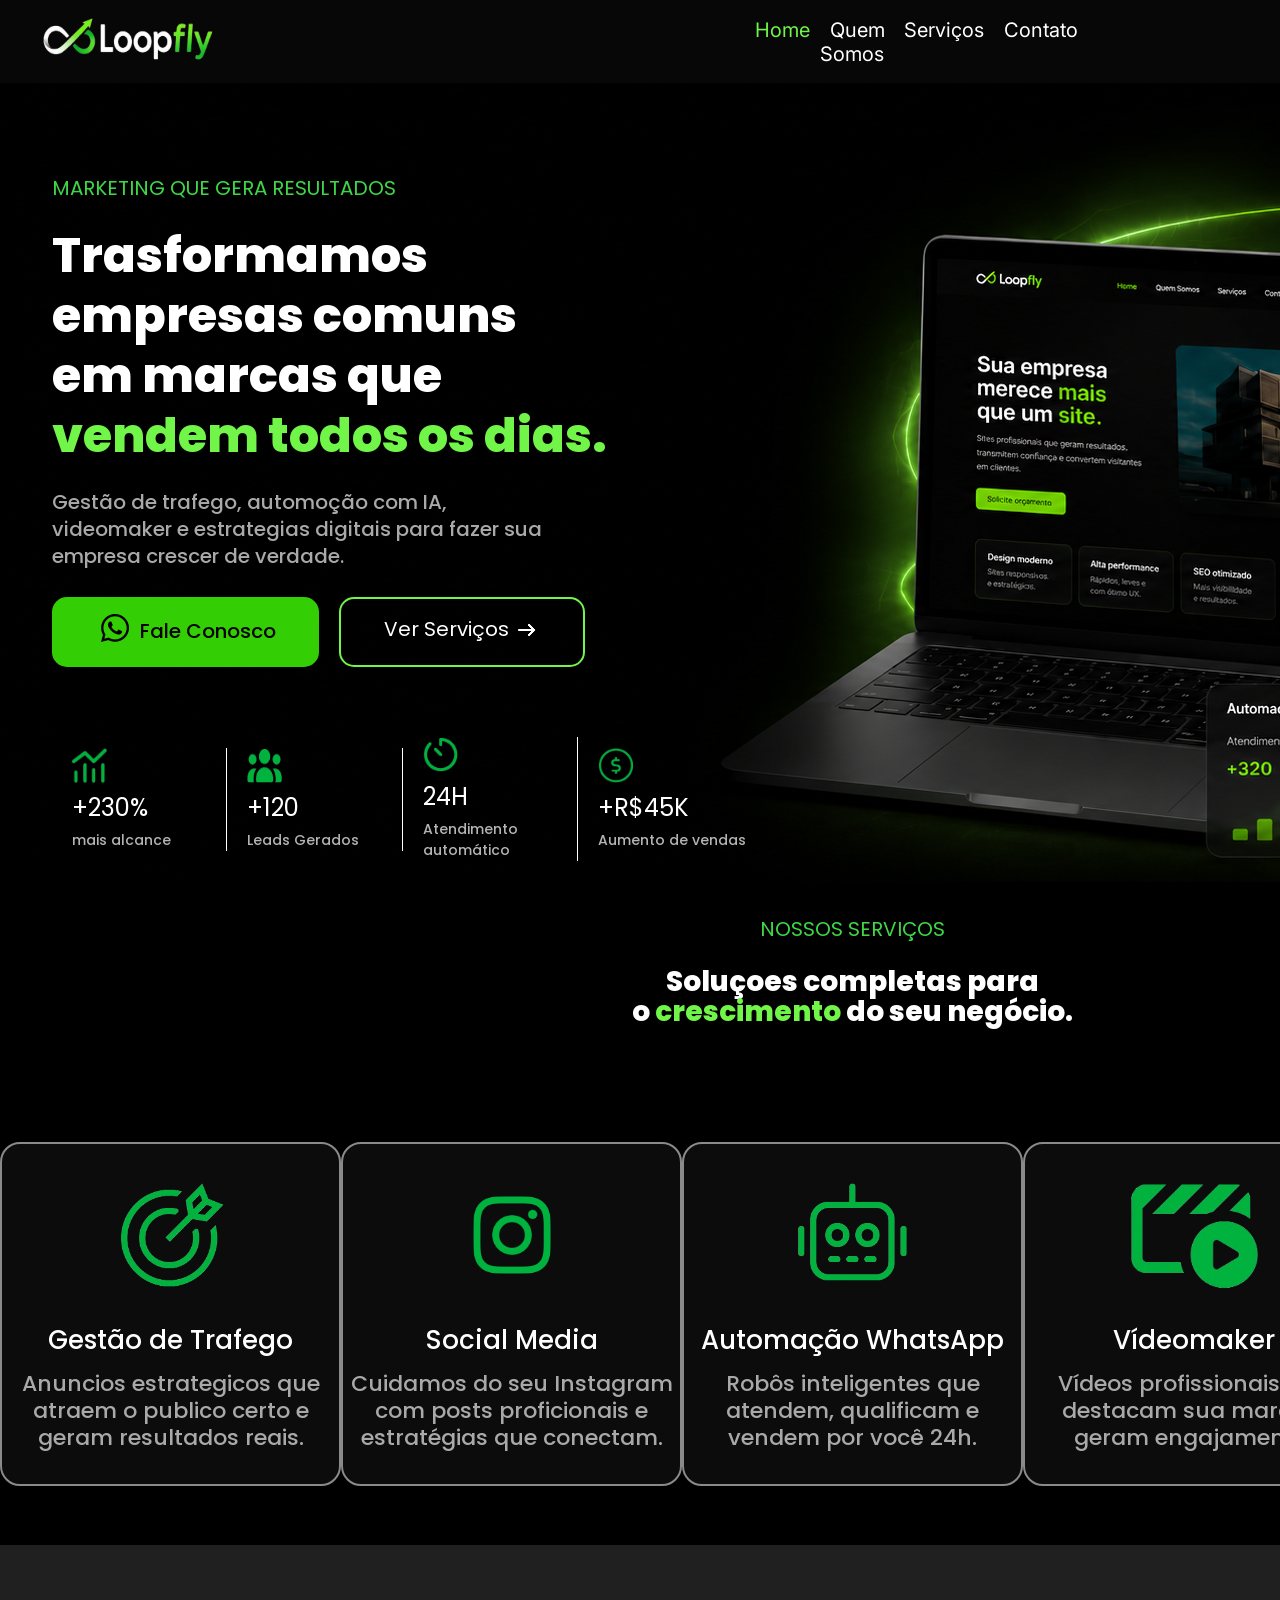
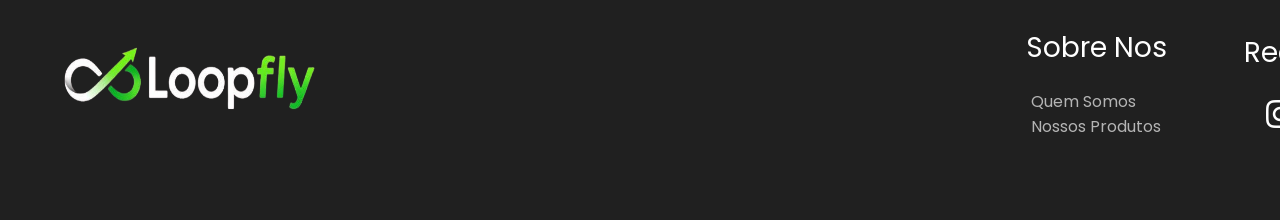
<file: index.html>
<!DOCTYPE html>
<html lang="en">
<head>
    <link rel="preconnect" href="https://fonts.googleapis.com">
    <link rel="preconnect" href="https://fonts.gstatic.com" crossorigin>
    <link href="https://fonts.googleapis.com/css2?family=Inter:ital,opsz,wght@0,14..32,100..900;1,14..32,
    100..900&family=Poppins:ital,wght@0,100;0,200;0,300;0,400;0,500;0,600;0,700;0,800;0,900;1,100;1,200;1
    ,300;1,400;1,500;1,600;1,700;1,800;1,900&display=swap" rel="stylesheet">

    <meta charset="UTF-8">
    <meta name="viewport" content="width=device-width, initial-scale=1.0">
    <title>LoopFly</title>
    <link rel="stylesheet" href="index.css">
</head>
<body>
    <header class="header">
        <img src="LoopFly.png" alt="" id="loopfly">
        <ul id="ulogo">
            <li><a href="index.html" id="select" class="pages">Home</a></li>
            <li><a href="QuemSomos.html" class="pages">Quem Somos</a></li>
            <li><a href="servicos.html" class="pages">Serviços</a></li>
            <li><a href="contato.html" class="pages">Contato</a></li>
        </ul>
        <div class="cont-icons">
            <a href="pesquisa.html"><img src="lupa.png" alt="" class="icons"></a>
            <a href="carrinho.html"><img src="carrinho.png" alt="" class="icons"></a>
            <a href="login.html"><img src="user.png" alt="" class="icons user"></a>
        </div>
    </header>

    <section  class="sec1">
        <h2>MARKETING QUE GERA RESULTADOS</h2>
        <h1>Trasformamos <br> empresas comuns <br>em marcas que <br><span>vendem todos os dias.</span></h1>
        <p>Gestão de trafego, automoção com IA, <br>
            videomaker e estrategias digitais para fazer sua <br>
            empresa crescer de verdade.</p>
        
        <div class="botaoP">
            <a href="contato.html" id="faleconosco"><img src="whatsappblack.png" alt="" id="whats"> <Span class="ajuste">Fale Conosco</Span></a>
            <a href="servicos.html" id="verservico">Ver Serviços <img src="setaDireita.png" alt="" id="setad"></a>
        </div>
        <section class="stats-container">

            <div class="stat-box">
                <div class="icon"><img src="dados.png" alt="" class="icon"></div>
                <div class="number">+230%</div>
                <div class="text">mais alcance</div>
            </div>

            <div class="stat-box">
                <div class="icon"><img src="users.png" alt="" class="icon"></div>
                <div class="number">+120</div>
                <div class="text">Leads Gerados</div>
            </div>

            <div class="stat-box">
                <div class="icon"><img src="timer.png" alt="" class="icon"></div>
                <div class="number">24H</div>
                <div class="text">Atendimento <br> automático</div>
            </div>

            <div class="stat-box">
                <div class="icon"><img src="dolar.png" alt="" class="icon"></div>
                <div class="number">+R$45K</div>
                <div class="text">Aumento de vendas</div>
            </div>

        </section>

    </section>

    <section  class="sec2">
        <div class="tituloNossos">
            <h2>NOSSOS SERVIÇOS</h2>
            <h1 class="subtitulo">Soluçoes completas para <br> o <span>crescimento</span> do seu negócio.</h3>
        </div>
        <div class="nossosSevicos">
            <div class="serv">
                <div class="formato">
                    <img src="arrow.png" alt="" class="imgserv">
                    <h1 class="h1serv">Gestão de Trafego</h1>
                    <p class="pserv">Anuncios estrategicos que<br>atraem o publico certo e<br>geram resultados reais.</p>
                </div>
            </div>
            <div class="serv">
                <div class="formato">
                    <img src="instaverde.png" alt="" class="imgserv">
                    <h1 class="h1serv">Social Media</h1>
                    <p class="pserv">Cuidamos do seu Instagram<br>com posts proficionais e<br>estratégias que conectam.</p>
                </div>
            </div>
            <div class="serv">
                <div class="formato">
                    <img src="robot.png" alt="" class="imgserv">
                    <h1 class="h1serv">Automação WhatsApp</h1>
                    <p class="pserv">Robôs inteligentes que<br>atendem, qualificam e<br>vendem por você 24h.</p>
                </div>
            </div>
            <div class="serv">
                <div class="formato">  
                    <img src="video.png" alt="" class="imgserv">
                    <h1 class="h1serv">Vídeomaker</h1>
                    <p class="pserv">Vídeos profissionais que<br>destacam sua marca e<br>geram engajamento.</p>
                </div>
            </div>
            <div class="serv">
                <div class="formato">
                    <img src="site.png" alt="" class="imgserv">
                    <h1 class="h1serv">Sites Profissionais</h1>
                    <p class="pserv">Sites modernos, rápidos e<br>otimizados para converter<br>visitantes em clientes.</p>
                </div>
            </div>
        </div>
    </section>
    
    <footer class="footer">
        <div class="imglogo">
            <img src="LoopFly.png" alt="" id="logofooter">
        </div>
        <div class="sobrenos">
            <span class="titlefooter">Sobre Nos</span>
            <ul>
                <li>Quem Somos</li>
                <li>Nossos Produtos</li>
            </ul>
        </div>
        <div class="redesSociais">
            <span class="titlefooter">Redes Sociais</span>
            <div class="iconsSociais">
                <img src="Instaicon.png" alt="" class="iconfooter">
                <img src="Face.png" alt="" class="iconfooter">
                <img src="twitter.png" alt="" class="iconfooter">
            </div>
        </div>
        <div class="contato">
            <span class="titlefooter" id="contato">Contato</span>
            <ul>
                <li><img src="user.png" alt="" class="iconfooterContato"> Fale Conosco</li>
                <li><img src="mail.png" alt="" class="iconfooterContato"> contato@loopfly.com</li>
                <li><img src="phone-solid.png" alt="" class="iconfooterContato">  +55 31 94002-8922</li>
            </ul>
        </div>
    </footer>
</body>
</html>
</file>
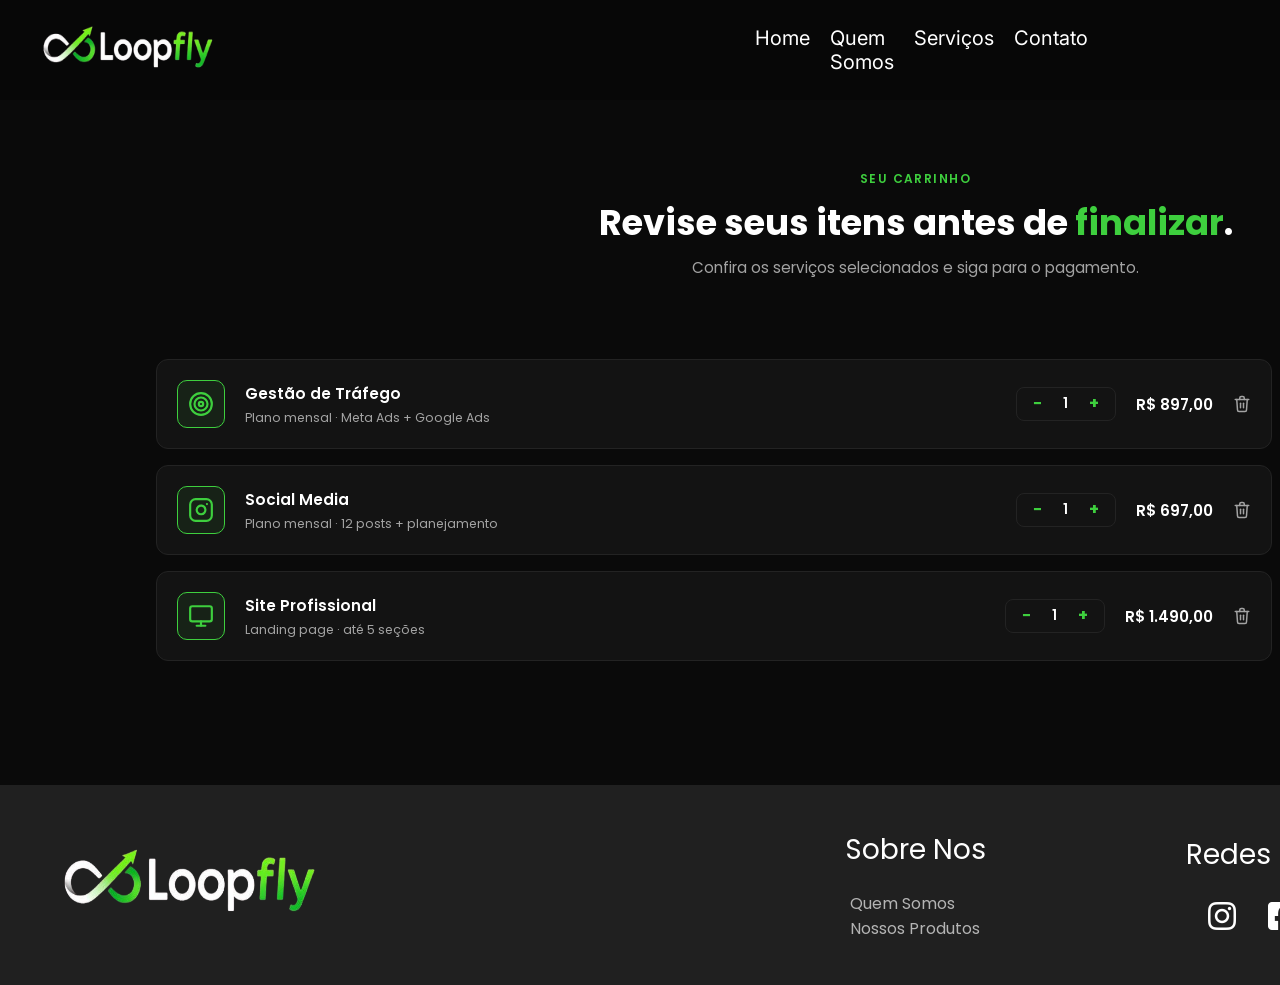
<file: carrinho.html>
<!DOCTYPE html>
<html lang="pt-BR">
<head>
<meta charset="UTF-8">
<meta name="viewport" content="width=device-width, initial-scale=1.0">
<title>LoopFly | Carrinho</title>
<link rel="preconnect" href="https://fonts.googleapis.com">
<link href="https://fonts.googleapis.com/css2?family=Inter:wght@400;500;600;700&family=Poppins:wght@300;400;500;600;700;800&display=swap" rel="stylesheet">
<link rel="stylesheet" href="carrinho.css">
</head>
<body>


  <header class="header">
    <img src="LoopFly.png" alt="" id="loopfly">
        <ul id="ulogo">
            <li><a href="index.html" class="pages">Home</a></li>
            <li><a href="QuemSomos.html" class="pages">Quem Somos</a></li>
            <li><a href="servicos.html" class="pages">Serviços</a></li>
            <li><a href="contato.html" class="pages">Contato</a></li>
        </ul>
        <div class="cont-icons">
            <a href="pesquisa.html"><img src="lupa.png" alt="" class="icons"></a>
            <a href="carrinho.html"><img src="carrinho.png" alt="" class="icons"></a>
            <a href="login.html"><img src="user.png" alt="" class="icons user"></a>
        </div>
  </header>

  <main class="main">


    <section class="hero">
      <span class="eyebrow">SEU CARRINHO</span>
      <h1 class="hero__title">
        Revise seus itens antes de <span class="hero__title--accent">finalizar</span>.
      </h1>
      <p class="hero__desc">Confira os serviços selecionados e siga para o pagamento.</p>
    </section>


    <section class="cart">
      <div class="cart__grid">


        <div class="cart-items">

          <article class="cart-item">
            <div class="cart-item__icon">
              <svg width="26" height="26" viewBox="0 0 24 24" fill="none" stroke="currentColor" stroke-width="2" stroke-linecap="round" stroke-linejoin="round"><circle cx="12" cy="12" r="10"/><circle cx="12" cy="12" r="6"/><circle cx="12" cy="12" r="2"/></svg>
            </div>
            <div class="cart-item__info">
              <h3>Gestão de Tráfego</h3>
              <p>Plano mensal &middot; Meta Ads + Google Ads</p>
            </div>
            <div class="cart-item__qty">
              <button class="qty-btn" aria-label="Diminuir quantidade">&minus;</button>
              <span class="qty-value">1</span>
              <button class="qty-btn" aria-label="Aumentar quantidade">+</button>
            </div>
            <div class="cart-item__price">R$ 897,00</div>
            <button class="cart-item__remove" aria-label="Remover item">
              <svg width="18" height="18" viewBox="0 0 24 24" fill="none" stroke="currentColor" stroke-width="2" stroke-linecap="round" stroke-linejoin="round"><polyline points="3 6 5 6 21 6"/><path d="M19 6l-1 14a2 2 0 0 1-2 2H8a2 2 0 0 1-2-2L5 6"/><path d="M10 11v6"/><path d="M14 11v6"/><path d="M9 6V4a2 2 0 0 1 2-2h2a2 2 0 0 1 2 2v2"/></svg>
            </button>
          </article>

          <article class="cart-item">
            <div class="cart-item__icon">
              <svg width="26" height="26" viewBox="0 0 24 24" fill="none" stroke="currentColor" stroke-width="2" stroke-linecap="round" stroke-linejoin="round"><rect x="2" y="2" width="20" height="20" rx="5"/><path d="M16 11.37A4 4 0 1 1 12.63 8 4 4 0 0 1 16 11.37z"/><line x1="17.5" y1="6.5" x2="17.51" y2="6.5"/></svg>
            </div>
            <div class="cart-item__info">
              <h3>Social Media</h3>
              <p>Plano mensal &middot; 12 posts + planejamento</p>
            </div>
            <div class="cart-item__qty">
              <button class="qty-btn" aria-label="Diminuir quantidade">&minus;</button>
              <span class="qty-value">1</span>
              <button class="qty-btn" aria-label="Aumentar quantidade">+</button>
            </div>
            <div class="cart-item__price">R$ 697,00</div>
            <button class="cart-item__remove" aria-label="Remover item">
              <svg width="18" height="18" viewBox="0 0 24 24" fill="none" stroke="currentColor" stroke-width="2" stroke-linecap="round" stroke-linejoin="round"><polyline points="3 6 5 6 21 6"/><path d="M19 6l-1 14a2 2 0 0 1-2 2H8a2 2 0 0 1-2-2L5 6"/><path d="M10 11v6"/><path d="M14 11v6"/><path d="M9 6V4a2 2 0 0 1 2-2h2a2 2 0 0 1 2 2v2"/></svg>
            </button>
          </article>

          <article class="cart-item">
            <div class="cart-item__icon">
              <svg width="26" height="26" viewBox="0 0 24 24" fill="none" stroke="currentColor" stroke-width="2" stroke-linecap="round" stroke-linejoin="round"><rect x="2" y="3" width="20" height="14" rx="2"/><line x1="8" y1="21" x2="16" y2="21"/><line x1="12" y1="17" x2="12" y2="21"/></svg>
            </div>
            <div class="cart-item__info">
              <h3>Site Profissional</h3>
              <p>Landing page &middot; até 5 seções</p>
            </div>
            <div class="cart-item__qty">
              <button class="qty-btn" aria-label="Diminuir quantidade">&minus;</button>
              <span class="qty-value">1</span>
              <button class="qty-btn" aria-label="Aumentar quantidade">+</button>
            </div>
            <div class="cart-item__price">R$ 1.490,00</div>
            <button class="cart-item__remove" aria-label="Remover item">
              <svg width="18" height="18" viewBox="0 0 24 24" fill="none" stroke="currentColor" stroke-width="2" stroke-linecap="round" stroke-linejoin="round"><polyline points="3 6 5 6 21 6"/><path d="M19 6l-1 14a2 2 0 0 1-2 2H8a2 2 0 0 1-2-2L5 6"/><path d="M10 11v6"/><path d="M14 11v6"/><path d="M9 6V4a2 2 0 0 1 2-2h2a2 2 0 0 1 2 2v2"/></svg>
            </button>
          </article>

        </div>


        <aside class="cart-summary">
          <h2 class="cart-summary__title">Resumo do pedido</h2>

          <div class="cart-summary__row">
            <span>Subtotal</span>
            <span>R$ 3.084,00</span>
          </div>
          <div class="cart-summary__row">
            <span>Desconto</span>
            <span class="cart-summary__discount">&minus; R$ 154,00</span>
          </div>

          <div class="cart-summary__divider"></div>

          <div class="cart-summary__row cart-summary__row--total">
            <span>Total</span>
            <span>R$ 2.930,00</span>
          </div>

          <button type="button" class="btn-submit">
            <svg width="16" height="16" viewBox="0 0 24 24" fill="none" stroke="currentColor" stroke-width="2" stroke-linecap="round" stroke-linejoin="round"><line x1="22" y1="2" x2="11" y2="13"/><polygon points="22 2 15 22 11 13 2 9 22 2"/></svg>
            Finalizar compra
          </button>

          <span class="cart-summary__secure">
            <svg width="14" height="14" viewBox="0 0 24 24" fill="none" stroke="currentColor" stroke-width="2" stroke-linecap="round" stroke-linejoin="round"><rect x="3" y="11" width="18" height="11" rx="2"/><path d="M7 11V7a5 5 0 0 1 10 0v4"/></svg>
            Pagamento 100% seguro
          </span>
        </aside>

      </div>
    </section>

  </main>


  <footer class="footer">
    <div class="imglogo">
      <img src="LoopFly.png" alt="" id="logofooter">
    </div>
    <div class="sobrenos">
      <span class="titlefooter">Sobre Nos</span>
      <ul>
        <li>Quem Somos</li>
        <li>Nossos Produtos</li>
      </ul>
    </div>
    <div class="redesSociais">
      <span class="titlefooter">Redes Sociais</span>
      <div class="iconsSociais">
        <img src="Instaicon.png" alt="" class="iconfooter">
        <img src="Face.png" alt="" class="iconfooter">
        <img src="twitter.png" alt="" class="iconfooter">
      </div>
    </div>
    <div class="contato">
      <span class="titlefooter" id="contato">Contato</span>
      <ul>
        <li><img src="user.png" alt="" class="iconfooterContato"> Fale Conosco</li>
        <li><img src="mail.png" alt="" class="iconfooterContato"> contato@loopfly.com</li>
        <li><img src="phone-solid.png" alt="" class="iconfooterContato">  +55 31 94002-8922</li>
      </ul>
    </div>
  </footer>

</body>
</html>
</file>
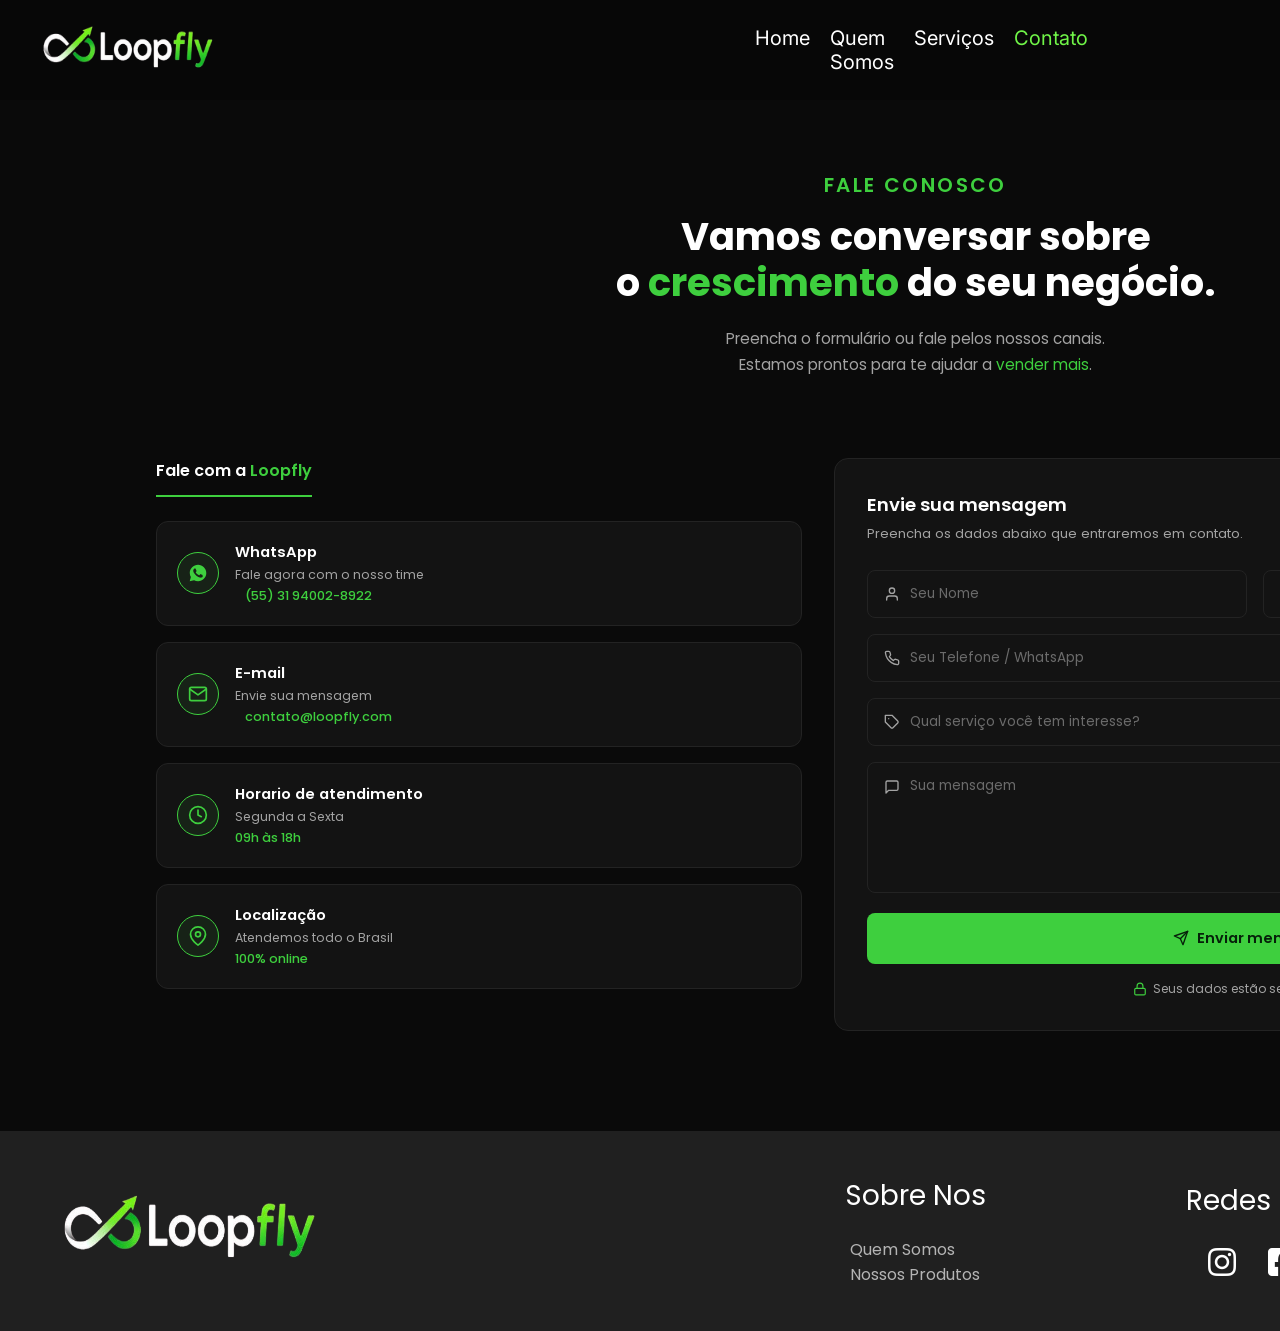
<file: contato.html>
<!DOCTYPE html>
<html lang="pt-BR">
<head>
<meta charset="UTF-8">
<meta name="viewport" content="width=device-width, initial-scale=1.0">
<title>LoopFly | Contato</title>
<link rel="preconnect" href="https://fonts.googleapis.com">
<link href="https://fonts.googleapis.com/css2?family=Inter:wght@400;500;600;700&family=Poppins:wght@300;400;500;600;700;800&display=swap" rel="stylesheet">
<link rel="stylesheet" href="contato.css">
</head>
<body>


  <header class="header">
    <img src="LoopFly.png" alt="" id="loopfly">
        <ul id="ulogo">
            <li><a href="index.html" class="pages">Home</a></li>
            <li><a href="QuemSomos.html" class="pages">Quem Somos</a></li>
            <li><a href="servicos.html" class="pages">Serviços</a></li>
            <li><a href="contato.html" class="pages" id="select">Contato</a></li>
        </ul>
        <div class="cont-icons">
            <a href="pesquisa.html"><img src="lupa.png" alt="" class="icons"></a>
            <a href="carrinho.html"><img src="carrinho.png" alt="" class="icons"></a>
            <a href="login.html"><img src="user.png" alt="" class="icons user"></a>
        </div>
  </header>

  <main class="main">


    <section class="hero">
      <span class="eyebrow">FALE CONOSCO</span>
      <h1 class="hero__title">
        Vamos conversar sobre<br>
        o <span class="hero__title--accent">crescimento</span> do seu negócio.
      </h1>
      <p class="hero__desc">
        Preencha o formulário ou fale pelos nossos canais.<br>
        Estamos prontos para te ajudar a <span class="hero__desc--accent">vender mais</span>.
      </p>
    </section>

    <section class="contact">
      <div class="contact__grid">

        <!-- CANAIS -->
        <div class="channels">
          <h2 class="channels__title">Fale com a <span class="channels__title--accent">Loopfly</span></h2>

          <div class="channels__list">
            <div class="channel-card">
              <div class="channel-card__icon">
                <svg width="20" height="20" viewBox="0 0 24 24" fill="currentColor"><path d="M12.04 2C6.58 2 2.13 6.45 2.13 11.91c0 1.75.46 3.45 1.32 4.95L2.05 22l5.25-1.38c1.45.79 3.08 1.21 4.74 1.21h.01c5.46 0 9.91-4.45 9.91-9.91C21.96 6.45 17.5 2 12.04 2zm5.8 14.13c-.24.68-1.4 1.3-1.93 1.38-.5.08-1.13.11-1.82-.11-.42-.13-.96-.31-1.65-.6-2.9-1.25-4.79-4.17-4.94-4.36-.14-.2-1.18-1.57-1.18-3 0-1.42.75-2.12 1.02-2.41.26-.29.57-.36.76-.36.19 0 .38 0 .55.01.18.01.41-.07.64.49.24.58.81 2 .88 2.14.07.14.12.31.02.5-.09.19-.14.31-.28.48-.14.17-.29.37-.42.5-.14.14-.28.29-.12.57.16.28.71 1.17 1.53 1.9 1.05.94 1.94 1.23 2.22 1.37.28.14.44.12.6-.07.16-.19.68-.79.87-1.06.18-.27.36-.22.61-.13.24.09 1.55.73 1.82.86.27.14.44.2.5.31.07.11.07.65-.17 1.33z"/></svg>
              </div>
              <div class="channel-card__content">
                <h3>WhatsApp</h3>
                <p>Fale agora com o nosso time</p>
                <a href="tel:+5531940028922" class="channel-card__value">(55) 31 94002-8922</a>
              </div>
            </div>

            <div class="channel-card">
              <div class="channel-card__icon">
                <svg width="20" height="20" viewBox="0 0 24 24" fill="none" stroke="currentColor" stroke-width="2" stroke-linecap="round" stroke-linejoin="round"><path d="M22 6l-10 7L2 6"/><rect x="2" y="4" width="20" height="16" rx="2"/></svg>
              </div>
              <div class="channel-card__content">
                <h3>E-mail</h3>
                <p>Envie sua mensagem</p>
                <a href="mailto:contato@loopfly.com" class="channel-card__value">contato@loopfly.com</a>
              </div>
            </div>

            <div class="channel-card">
              <div class="channel-card__icon">
                <svg width="20" height="20" viewBox="0 0 24 24" fill="none" stroke="currentColor" stroke-width="2" stroke-linecap="round" stroke-linejoin="round"><circle cx="12" cy="12" r="10"/><polyline points="12 6 12 12 16 14"/></svg>
              </div>
              <div class="channel-card__content">
                <h3>Horario de atendimento</h3>
                <p>Segunda a Sexta</p>
                <span class="channel-card__value">09h às 18h</span>
              </div>
            </div>

            <div class="channel-card">
              <div class="channel-card__icon">
                <svg width="20" height="20" viewBox="0 0 24 24" fill="none" stroke="currentColor" stroke-width="2" stroke-linecap="round" stroke-linejoin="round"><path d="M21 10c0 7-9 13-9 13s-9-6-9-13a9 9 0 0 1 18 0z"/><circle cx="12" cy="10" r="3"/></svg>
              </div>
              <div class="channel-card__content">
                <h3>Localização</h3>
                <p>Atendemos todo o Brasil</p>
                <span class="channel-card__value">100% online</span>
              </div>
            </div>
          </div>
        </div>


        <div class="form-card">
          <h2 class="form-card__title">Envie sua mensagem</h2>
          <p class="form-card__desc">Preencha os dados abaixo que entraremos em contato.</p>

          <form class="form">
            <div class="form__row">
              <div class="input">
                <svg width="16" height="16" viewBox="0 0 24 24" fill="none" stroke="currentColor" stroke-width="2" stroke-linecap="round" stroke-linejoin="round"><path d="M20 21v-2a4 4 0 0 0-4-4H8a4 4 0 0 0-4 4v2"/><circle cx="12" cy="7" r="4"/></svg>
                <input type="text" placeholder="Seu Nome">
              </div>
              <div class="input">
                <svg width="16" height="16" viewBox="0 0 24 24" fill="none" stroke="currentColor" stroke-width="2" stroke-linecap="round" stroke-linejoin="round"><path d="M22 6l-10 7L2 6"/><rect x="2" y="4" width="20" height="16" rx="2"/></svg>
                <input type="email" placeholder="Seu e-mail">
              </div>
            </div>

            <div class="input">
              <svg width="16" height="16" viewBox="0 0 24 24" fill="none" stroke="currentColor" stroke-width="2" stroke-linecap="round" stroke-linejoin="round"><path d="M22 16.92v3a2 2 0 0 1-2.18 2 19.79 19.79 0 0 1-8.63-3.07 19.5 19.5 0 0 1-6-6 19.79 19.79 0 0 1-3.07-8.67A2 2 0 0 1 4.11 2h3a2 2 0 0 1 2 1.72c.12.9.34 1.79.65 2.65a2 2 0 0 1-.45 2.11L8.09 9.91a16 16 0 0 0 6 6l1.43-1.43a2 2 0 0 1 2.11-.45c.86.31 1.75.53 2.65.65A2 2 0 0 1 22 16.92z"/></svg>
              <input type="tel" placeholder="Seu Telefone / WhatsApp">
            </div>

            <div class="input">
              <svg width="16" height="16" viewBox="0 0 24 24" fill="none" stroke="currentColor" stroke-width="2" stroke-linecap="round" stroke-linejoin="round"><path d="M20.59 13.41L13.42 20.58a2 2 0 0 1-2.83 0L2 12V2h10l8.59 8.59a2 2 0 0 1 0 2.82z"/><line x1="7" y1="7" x2="7.01" y2="7"/></svg>
              <input type="text" placeholder="Qual serviço você tem interesse?">
            </div>

            <div class="input input--textarea">
              <svg width="16" height="16" viewBox="0 0 24 24" fill="none" stroke="currentColor" stroke-width="2" stroke-linecap="round" stroke-linejoin="round"><path d="M21 15a2 2 0 0 1-2 2H7l-4 4V5a2 2 0 0 1 2-2h14a2 2 0 0 1 2 2z"/></svg>
              <textarea placeholder="Sua mensagem" maxlength="500"></textarea>
              <span class="char-count">0/500</span>
            </div>

            <button type="submit" class="btn-submit">
              <svg width="16" height="16" viewBox="0 0 24 24" fill="none" stroke="currentColor" stroke-width="2" stroke-linecap="round" stroke-linejoin="round"><line x1="22" y1="2" x2="11" y2="13"/><polygon points="22 2 15 22 11 13 2 9 22 2"/></svg>
              Enviar mensagem
            </button>

            <span class="form__secure">
              <svg width="14" height="14" viewBox="0 0 24 24" fill="none" stroke="currentColor" stroke-width="2" stroke-linecap="round" stroke-linejoin="round"><rect x="3" y="11" width="18" height="11" rx="2"/><path d="M7 11V7a5 5 0 0 1 10 0v4"/></svg>
              Seus dados estão seguros conosco
            </span>
          </form>
        </div>

      </div>
    </section>

  </main>


  <footer class="footer">
    <div class="imglogo">
      <img src="LoopFly.png" alt="" id="logofooter">
    </div>
    <div class="sobrenos">
      <span class="titlefooter">Sobre Nos</span>
      <ul>
        <li>Quem Somos</li>
        <li>Nossos Produtos</li>
      </ul>
    </div>
    <div class="redesSociais">
      <span class="titlefooter">Redes Sociais</span>
      <div class="iconsSociais">
        <img src="Instaicon.png" alt="" class="iconfooter">
        <img src="Face.png" alt="" class="iconfooter">
        <img src="twitter.png" alt="" class="iconfooter">
      </div>
    </div>
    <div class="contato">
      <span class="titlefooter" id="contato">Contato</span>
      <ul>
        <li><img src="user.png" alt="" class="iconfooterContato"> Fale Conosco</li>
        <li><img src="mail.png" alt="" class="iconfooterContato"> contato@loopfly.com</li>
        <li><img src="phone-solid.png" alt="" class="iconfooterContato">  +55 31 94002-8922</li>
      </ul>
    </div>
  </footer>

</body>
</html>
</file>
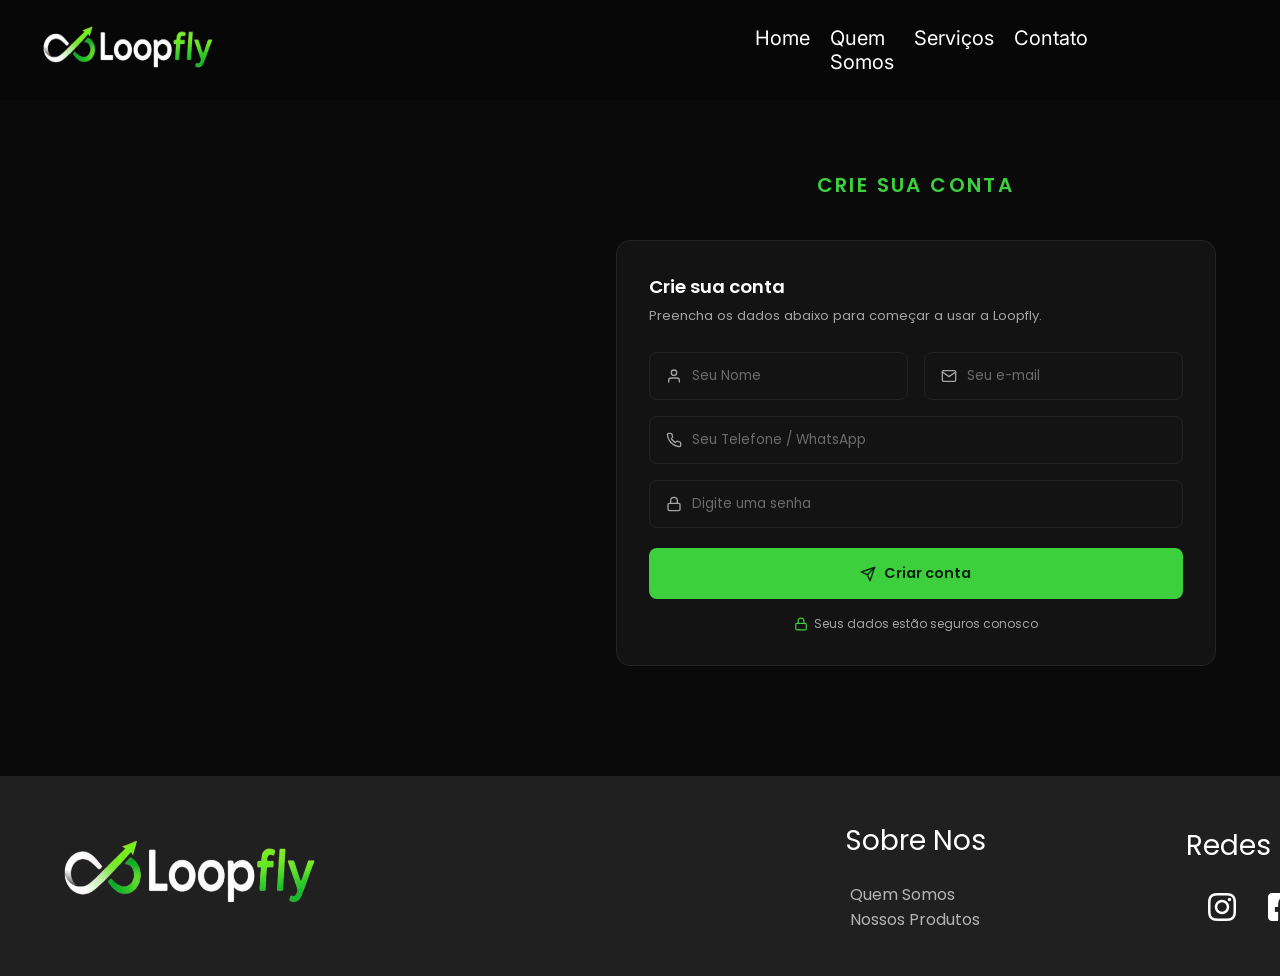
<file: login.html>
<!DOCTYPE html>
<html lang="pt-BR">
<head>
<meta charset="UTF-8">
<meta name="viewport" content="width=device-width, initial-scale=1.0">
<title>LoopFly | Login</title>
<link rel="preconnect" href="https://fonts.googleapis.com">
<link href="https://fonts.googleapis.com/css2?family=Inter:wght@400;500;600;700&family=Poppins:wght@300;400;500;600;700;800&display=swap" rel="stylesheet">
<link rel="stylesheet" href="login.css">
</head>
<body>

  <header class="header">
    <img src="LoopFly.png" alt="" id="loopfly">
        <ul id="ulogo">
            <li><a href="index.html" class="pages">Home</a></li>
            <li><a href="QuemSomos.html" class="pages">Quem Somos</a></li>
            <li><a href="servicos.html" class="pages">Serviços</a></li>
            <li><a href="contato.html" class="pages">Contato</a></li>
        </ul>
        <div class="cont-icons">
            <a href="pesquisa.html"><img src="lupa.png" alt="" class="icons"></a>
            <a href="carrinho.html"><img src="carrinho.png" alt="" class="icons"></a>
            <a href="login.html"><img src="user.png" alt="" class="icons user"></a>
        </div>
  </header>

  <main class="main">


    <section class="login">
      <span class="eyebrow">CRIE SUA CONTA</span>

      <div class="login-card">
        <h1 class="login-card__title">Crie sua conta</h1>
        <p class="login-card__desc">Preencha os dados abaixo para começar a usar a Loopfly.</p>

        <form class="form">
          <div class="form__row">
            <div class="input">
              <svg width="16" height="16" viewBox="0 0 24 24" fill="none" stroke="currentColor" stroke-width="2" stroke-linecap="round" stroke-linejoin="round"><path d="M20 21v-2a4 4 0 0 0-4-4H8a4 4 0 0 0-4 4v2"/><circle cx="12" cy="7" r="4"/></svg>
              <input type="text" placeholder="Seu Nome">
            </div>
            <div class="input">
              <svg width="16" height="16" viewBox="0 0 24 24" fill="none" stroke="currentColor" stroke-width="2" stroke-linecap="round" stroke-linejoin="round"><path d="M22 6l-10 7L2 6"/><rect x="2" y="4" width="20" height="16" rx="2"/></svg>
              <input type="email" placeholder="Seu e-mail">
            </div>
          </div>

          <div class="input">
            <svg width="16" height="16" viewBox="0 0 24 24" fill="none" stroke="currentColor" stroke-width="2" stroke-linecap="round" stroke-linejoin="round"><path d="M22 16.92v3a2 2 0 0 1-2.18 2 19.79 19.79 0 0 1-8.63-3.07 19.5 19.5 0 0 1-6-6 19.79 19.79 0 0 1-3.07-8.67A2 2 0 0 1 4.11 2h3a2 2 0 0 1 2 1.72c.12.9.34 1.79.65 2.65a2 2 0 0 1-.45 2.11L8.09 9.91a16 16 0 0 0 6 6l1.43-1.43a2 2 0 0 1 2.11-.45c.86.31 1.75.53 2.65.65A2 2 0 0 1 22 16.92z"/></svg>
            <input type="tel" placeholder="Seu Telefone / WhatsApp">
          </div>

          <div class="input">
            <svg width="16" height="16" viewBox="0 0 24 24" fill="none" stroke="currentColor" stroke-width="2" stroke-linecap="round" stroke-linejoin="round"><rect x="3" y="11" width="18" height="11" rx="2"/><path d="M7 11V7a5 5 0 0 1 10 0v4"/></svg>
            <input type="password" placeholder="Digite uma senha">
          </div>

          <button type="submit" class="btn-submit">
            <svg width="16" height="16" viewBox="0 0 24 24" fill="none" stroke="currentColor" stroke-width="2" stroke-linecap="round" stroke-linejoin="round"><line x1="22" y1="2" x2="11" y2="13"/><polygon points="22 2 15 22 11 13 2 9 22 2"/></svg>
            Criar conta
          </button>

          <span class="form__secure">
            <svg width="14" height="14" viewBox="0 0 24 24" fill="none" stroke="currentColor" stroke-width="2" stroke-linecap="round" stroke-linejoin="round"><rect x="3" y="11" width="18" height="11" rx="2"/><path d="M7 11V7a5 5 0 0 1 10 0v4"/></svg>
            Seus dados estão seguros conosco
          </span>
        </form>
      </div>
    </section>

  </main>

  <footer class="footer">
    <div class="imglogo">
      <img src="LoopFly.png" alt="" id="logofooter">
    </div>
    <div class="sobrenos">
      <span class="titlefooter">Sobre Nos</span>
      <ul>
        <li>Quem Somos</li>
        <li>Nossos Produtos</li>
      </ul>
    </div>
    <div class="redesSociais">
      <span class="titlefooter">Redes Sociais</span>
      <div class="iconsSociais">
        <img src="Instaicon.png" alt="" class="iconfooter">
        <img src="Face.png" alt="" class="iconfooter">
        <img src="twitter.png" alt="" class="iconfooter">
      </div>
    </div>
    <div class="contato">
      <span class="titlefooter" id="contato">Contato</span>
      <ul>
        <li><img src="user.png" alt="" class="iconfooterContato"> Fale Conosco</li>
        <li><img src="mail.png" alt="" class="iconfooterContato"> contato@loopfly.com</li>
        <li><img src="phone-solid.png" alt="" class="iconfooterContato">  +55 31 94002-8922</li>
      </ul>
    </div>
  </footer>

</body>
</html>
</file>
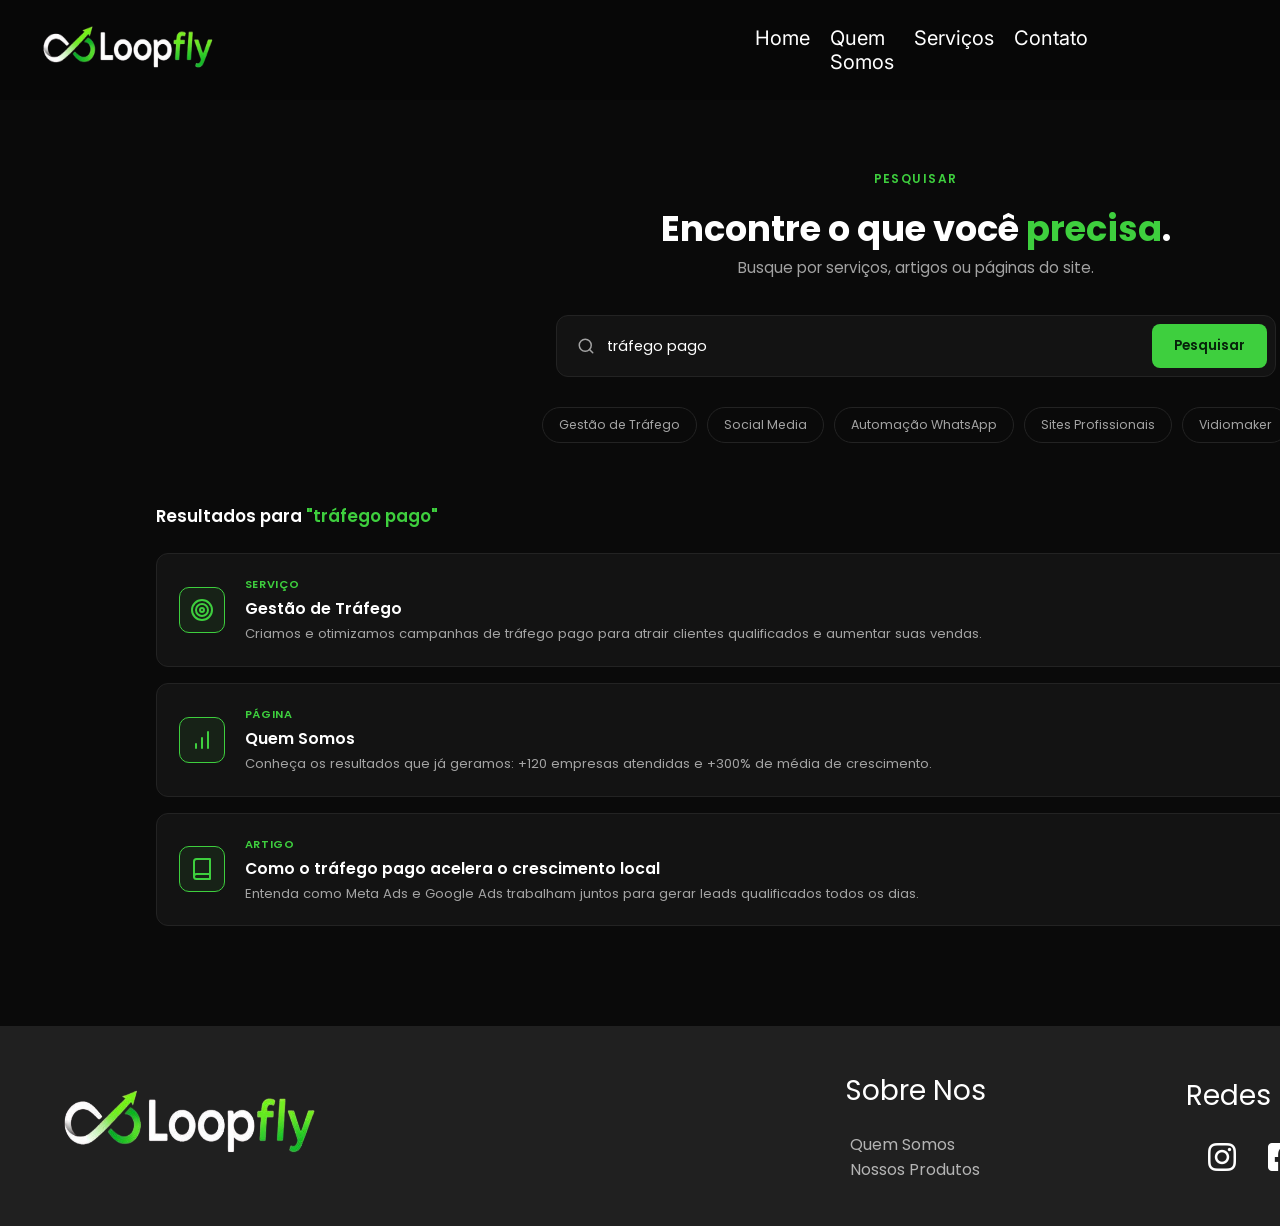
<file: pesquisa.html>
<!DOCTYPE html>
<html lang="pt-BR">
<head>
<meta charset="UTF-8">
<meta name="viewport" content="width=device-width, initial-scale=1.0">
<title>LoopFly | Pesquisa</title>
<link rel="preconnect" href="https://fonts.googleapis.com">
<link href="https://fonts.googleapis.com/css2?family=Inter:wght@400;500;600;700&family=Poppins:wght@300;400;500;600;700;800&display=swap" rel="stylesheet">
<link rel="stylesheet" href="pesquisa.css">
</head>
<body>

  <header class="header">
    <img src="LoopFly.png" alt="" id="loopfly">
        <ul id="ulogo">
            <li><a href="index.html" class="pages">Home</a></li>
            <li><a href="QuemSomos.html" class="pages">Quem Somos</a></li>
            <li><a href="servicos.html" class="pages">Serviços</a></li>
            <li><a href="contato.html" class="pages">Contato</a></li>
        </ul>
        <div class="cont-icons">
            <a href="pesquisa.html"><img src="lupa.png" alt="" class="icons"></a>
            <a href="carrinho.html"><img src="carrinho.png" alt="" class="icons"></a>
            <a href="login.html"><img src="user.png" alt="" class="icons user"></a>
        </div>
  </header>

  <main class="main">


    <section class="hero">
      <span class="eyebrow">PESQUISAR</span>
      <h1 class="hero__title">
        Encontre o que você <span class="hero__title--accent">precisa</span>.
      </h1>
      <p class="hero__desc">Busque por serviços, artigos ou páginas do site.</p>

      <div class="search-bar">
        <svg width="18" height="18" viewBox="0 0 24 24" fill="none" stroke="currentColor" stroke-width="2" stroke-linecap="round" stroke-linejoin="round"><circle cx="11" cy="11" r="8"/><line x1="21" y1="21" x2="16.65" y2="16.65"/></svg>
        <input type="text" placeholder="O que você está procurando?" value="tráfego pago">
        <button type="button" class="search-bar__btn">Pesquisar</button>
      </div>

      <div class="tags">
        <button class="tag">Gestão de Tráfego</button>
        <button class="tag">Social Media</button>
        <button class="tag">Automação WhatsApp</button>
        <button class="tag">Sites Profissionais</button>
        <button class="tag">Vidiomaker</button>
      </div>
    </section>


    <section class="results">
      <div class="results__header">
        <h2>Resultados para <span class="results__query">"tráfego pago"</span></h2>
        <span class="results__count">3 resultados</span>
      </div>

      <div class="results__grid">

        <article class="result-card">
          <div class="result-card__icon">
            <svg width="24" height="24" viewBox="0 0 24 24" fill="none" stroke="currentColor" stroke-width="2" stroke-linecap="round" stroke-linejoin="round"><circle cx="12" cy="12" r="10"/><circle cx="12" cy="12" r="6"/><circle cx="12" cy="12" r="2"/></svg>
          </div>
          <div class="result-card__body">
            <span class="result-card__tag">Serviço</span>
            <h3>Gestão de Tráfego</h3>
            <p>Criamos e otimizamos campanhas de tráfego pago para atrair clientes qualificados e aumentar suas vendas.</p>
          </div>
          <span class="result-card__arrow">
            <svg width="18" height="18" viewBox="0 0 24 24" fill="none" stroke="currentColor" stroke-width="2" stroke-linecap="round" stroke-linejoin="round"><line x1="5" y1="12" x2="19" y2="12"/><polyline points="12 5 19 12 12 19"/></svg>
          </span>
        </article>

        <article class="result-card">
          <div class="result-card__icon">
            <svg width="24" height="24" viewBox="0 0 24 24" fill="none" stroke="currentColor" stroke-width="2" stroke-linecap="round" stroke-linejoin="round"><line x1="12" y1="20" x2="12" y2="10"/><line x1="18" y1="20" x2="18" y2="4"/><line x1="6" y1="20" x2="6" y2="16"/></svg>
          </div>
          <div class="result-card__body">
            <span class="result-card__tag">Página</span>
            <h3>Quem Somos</h3>
            <p>Conheça os resultados que já geramos: +120 empresas atendidas e +300% de média de crescimento.</p>
          </div>
          <span class="result-card__arrow">
            <svg width="18" height="18" viewBox="0 0 24 24" fill="none" stroke="currentColor" stroke-width="2" stroke-linecap="round" stroke-linejoin="round"><line x1="5" y1="12" x2="19" y2="12"/><polyline points="12 5 19 12 12 19"/></svg>
          </span>
        </article>

        <article class="result-card">
          <div class="result-card__icon">
            <svg width="24" height="24" viewBox="0 0 24 24" fill="none" stroke="currentColor" stroke-width="2" stroke-linecap="round" stroke-linejoin="round"><path d="M4 19.5A2.5 2.5 0 0 1 6.5 17H20"/><path d="M6.5 2H20v20H6.5A2.5 2.5 0 0 1 4 19.5v-15A2.5 2.5 0 0 1 6.5 2z"/></svg>
          </div>
          <div class="result-card__body">
            <span class="result-card__tag">Artigo</span>
            <h3>Como o tráfego pago acelera o crescimento local</h3>
            <p>Entenda como Meta Ads e Google Ads trabalham juntos para gerar leads qualificados todos os dias.</p>
          </div>
          <span class="result-card__arrow">
            <svg width="18" height="18" viewBox="0 0 24 24" fill="none" stroke="currentColor" stroke-width="2" stroke-linecap="round" stroke-linejoin="round"><line x1="5" y1="12" x2="19" y2="12"/><polyline points="12 5 19 12 12 19"/></svg>
          </span>
        </article>

      </div>
    </section>

  </main>


  <footer class="footer">
    <div class="imglogo">
      <img src="LoopFly.png" alt="" id="logofooter">
    </div>
    <div class="sobrenos">
      <span class="titlefooter">Sobre Nos</span>
      <ul>
        <li>Quem Somos</li>
        <li>Nossos Produtos</li>
      </ul>
    </div>
    <div class="redesSociais">
      <span class="titlefooter">Redes Sociais</span>
      <div class="iconsSociais">
        <img src="Instaicon.png" alt="" class="iconfooter">
        <img src="Face.png" alt="" class="iconfooter">
        <img src="twitter.png" alt="" class="iconfooter">
      </div>
    </div>
    <div class="contato">
      <span class="titlefooter" id="contato">Contato</span>
      <ul>
        <li><img src="user.png" alt="" class="iconfooterContato"> Fale Conosco</li>
        <li><img src="mail.png" alt="" class="iconfooterContato"> contato@loopfly.com</li>
        <li><img src="phone-solid.png" alt="" class="iconfooterContato">  +55 31 94002-8922</li>
      </ul>
    </div>
  </footer>

</body>
</html>
</file>
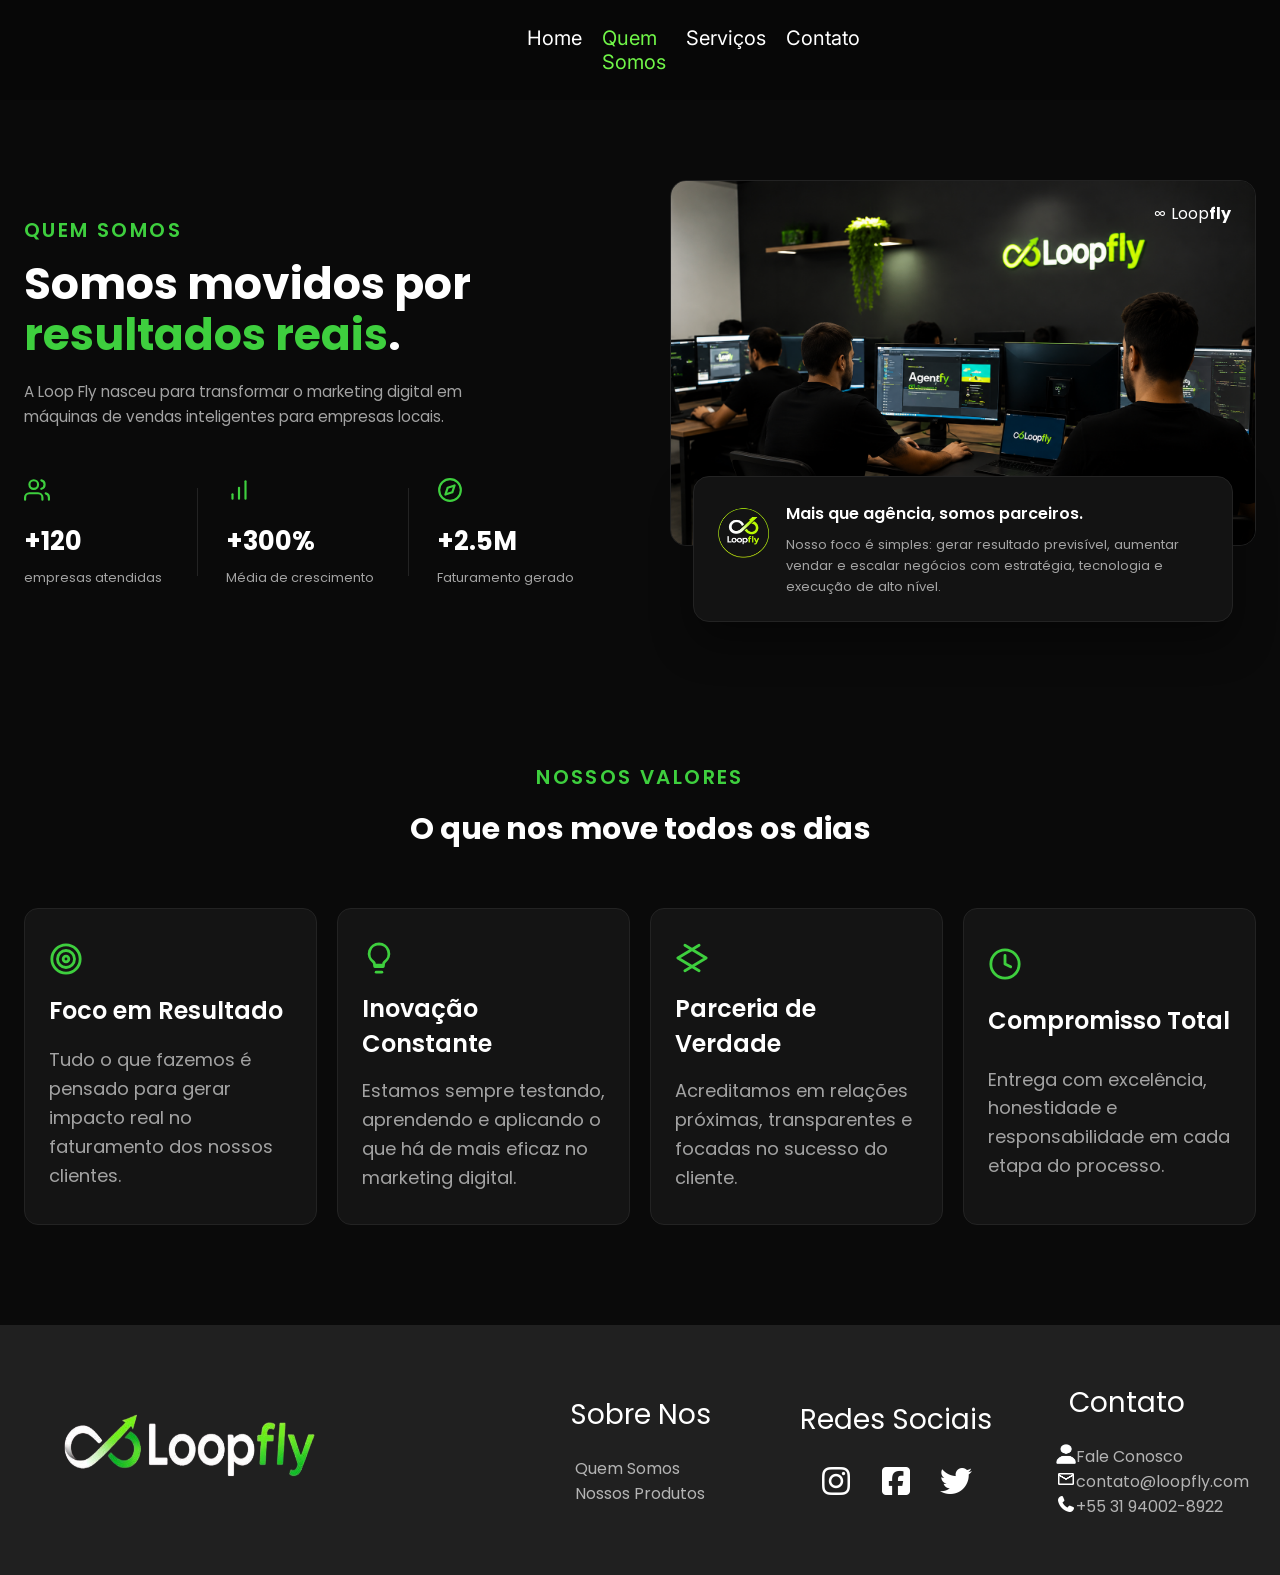
<file: QuemSomos.html>
<!DOCTYPE html>
<html lang="pt-BR">
<head>
<meta charset="UTF-8">
<meta name="viewport" content="width=device-width, initial-scale=1.0">
<title>LoopFly | Quem Somos</title>
<link rel="preconnect" href="https://fonts.googleapis.com">
<link href="https://fonts.googleapis.com/css2?family=Inter:wght@400;500;600;700&family=Poppins:wght@300;400;500;600;700;800&display=swap" rel="stylesheet">
<link rel="stylesheet" href="QuemSomos.css">
</head>
<body>


  <header class="header">
    <img src="LoopFly.png" alt="" id="loopfly">
        <ul id="ulogo">
            <li><a href="index.html" class="pages">Home</a></li>
            <li><a href="QuemSomos.html" class="pages" id="select">Quem Somos</a></li>
            <li><a href="servicos.html" class="pages">Serviços</a></li>
            <li><a href="contato.html" class="pages">Contato</a></li>
        </ul>
        <div class="cont-icons">
            <a href="pesquisa.html"><img src="lupa.png" alt="" class="icons"></a>
            <a href="carrinho.html"><img src="carrinho.png" alt="" class="icons"></a>
            <a href="login.html"><img src="user.png" alt="" class="icons user"></a>
        </div>
  </header>

  <main class="main">

    <section class="hero">
      <div class="hero__text">
        <span class="eyebrow">QUEM SOMOS</span>
        <h1 class="hero__title">
          Somos movidos por<br>
          <span class="hero__title--accent">resultados reais</span>.
        </h1>
        <p class="hero__desc">
          A Loop Fly nasceu para transformar o marketing digital em
          máquinas de vendas inteligentes para empresas locais.
        </p>

        <div class="stats">
          <div class="stat">
            <div class="stat__icon">
              <svg width="26" height="26" viewBox="0 0 24 24" fill="none" stroke="currentColor" stroke-width="2" stroke-linecap="round" stroke-linejoin="round"><path d="M17 21v-2a4 4 0 0 0-4-4H5a4 4 0 0 0-4 4v2"/><circle cx="9" cy="7" r="4"/><path d="M23 21v-2a4 4 0 0 0-3-3.87"/><path d="M16 3.13a4 4 0 0 1 0 7.75"/></svg>
            </div>
            <div class="stat__number">+120</div>
            <div class="stat__label">empresas atendidas</div>
          </div>

          <div class="stat">
            <div class="stat__icon">
              <svg width="26" height="26" viewBox="0 0 24 24" fill="none" stroke="currentColor" stroke-width="2" stroke-linecap="round" stroke-linejoin="round"><line x1="12" y1="20" x2="12" y2="10"/><line x1="18" y1="20" x2="18" y2="4"/><line x1="6" y1="20" x2="6" y2="16"/></svg>
            </div>
            <div class="stat__number">+300%</div>
            <div class="stat__label">Média de crescimento</div>
          </div>

          <div class="stat">
            <div class="stat__icon">
              <svg width="26" height="26" viewBox="0 0 24 24" fill="none" stroke="currentColor" stroke-width="2" stroke-linecap="round" stroke-linejoin="round"><circle cx="12" cy="12" r="10"/><polygon points="16.24 7.76 14.12 14.12 7.76 16.24 9.88 9.88 16.24 7.76"/></svg>
            </div>
            <div class="stat__number">+2.5M</div>
            <div class="stat__label">Faturamento gerado</div>
          </div>
        </div>
      </div>

      <div class="hero__media">
        <div class="hero__image">
          <!-- imagem da equipe -->
          <img src="equipe.png" alt="Equipe LoopFly trabalhando" class="hero__image-el">
          <div class="hero__image-logo">
            <span class="logo__icon logo__icon--white">&#8734;</span>
            <span class="logo__text logo__text--white">Loop<strong>fly</strong></span>
          </div>
        </div>

        <div class="hero__card">
          <div class="hero__card-icon">
            <img src="Logo2.png" alt="" class="imgsagrada">
          </div>
          <div class="hero__card-content">
            <h3>Mais que agência, somos parceiros.</h3>
            <p>Nosso foco é simples: gerar resultado previsível, aumentar vendar e escalar negócios com estratégia, tecnologia e execução de alto nível.</p>
          </div>
        </div>
      </div>
    </section>


    <section class="values">
      <div class="values__header">
        <span class="eyebrow eyebrow--center">NOSSOS VALORES</span>
        <h2 class="values__title">O que nos move todos os dias</h2>
      </div>

      <div class="values__grid">
        <div class="value-card">
          <div class="value-card__icon">
            <svg width="34" height="34" viewBox="0 0 24 24" fill="none" stroke="currentColor" stroke-width="2" stroke-linecap="round" stroke-linejoin="round"><circle cx="12" cy="12" r="10"/><circle cx="12" cy="12" r="6"/><circle cx="12" cy="12" r="2"/></svg>
          </div>
          <h3 class="value-card__title">Foco em Resultado</h3>
          <p class="value-card__desc">Tudo o que fazemos é pensado para gerar impacto real no faturamento dos nossos clientes.</p>
        </div>

        <div class="value-card">
          <div class="value-card__icon">
            <svg width="34" height="34" viewBox="0 0 24 24" fill="none" stroke="currentColor" stroke-width="2" stroke-linecap="round" stroke-linejoin="round"><path d="M9 18h6"/><path d="M10 22h4"/><path d="M12 2a7 7 0 0 0-4 12.7c.5.4.8 1 .8 1.7v.6h6.4v-.6c0-.7.3-1.3.8-1.7A7 7 0 0 0 12 2z"/></svg>
          </div>
          <h3 class="value-card__title">Inovação Constante</h3>
          <p class="value-card__desc">Estamos sempre testando, aprendendo e aplicando o que há de mais eficaz no marketing digital.</p>
        </div>

        <div class="value-card">
          <div class="value-card__icon">
            <svg width="34" height="34" viewBox="0 0 24 24" fill="none" stroke="currentColor" stroke-width="2" stroke-linecap="round" stroke-linejoin="round"><path d="M17 3L2 12l15 9"/><path d="M7 3l15 9-15 9"/></svg>
          </div>
          <h3 class="value-card__title">Parceria de Verdade</h3>
          <p class="value-card__desc">Acreditamos em relações próximas, transparentes e focadas no sucesso do cliente.</p>
        </div>

        <div class="value-card">
          <div class="value-card__icon">
            <svg width="34" height="34" viewBox="0 0 24 24" fill="none" stroke="currentColor" stroke-width="2" stroke-linecap="round" stroke-linejoin="round"><circle cx="12" cy="12" r="10"/><polyline points="12 6 12 12 16 14"/></svg>
          </div>
          <h3 class="value-card__title">Compromisso Total</h3>
          <p class="value-card__desc">Entrega com excelência, honestidade e responsabilidade em cada etapa do processo.</p>
        </div>
      </div>
    </section>

  </main>


  <footer class="footer">
    <div class="imglogo">
      <img src="LoopFly.png" alt="" id="logofooter">
    </div>
    <div class="sobrenos">
      <span class="titlefooter">Sobre Nos</span>
      <ul>
        <li>Quem Somos</li>
        <li>Nossos Produtos</li>
      </ul>
    </div>
    <div class="redesSociais">
      <span class="titlefooter">Redes Sociais</span>
      <div class="iconsSociais">
        <img src="Instaicon.png" alt="" class="iconfooter">
        <img src="Face.png" alt="" class="iconfooter">
        <img src="twitter.png" alt="" class="iconfooter">
      </div>
    </div>
    <div class="contato">
      <span class="titlefooter" id="contato">Contato</span>
      <ul>
        <li><img src="user.png" alt="" class="iconfooterContato"> Fale Conosco</li>
        <li><img src="mail.png" alt="" class="iconfooterContato"> contato@loopfly.com</li>
        <li><img src="phone-solid.png" alt="" class="iconfooterContato">  +55 31 94002-8922</li>
      </ul>
    </div>
  </footer>

</body>
</html>
</file>
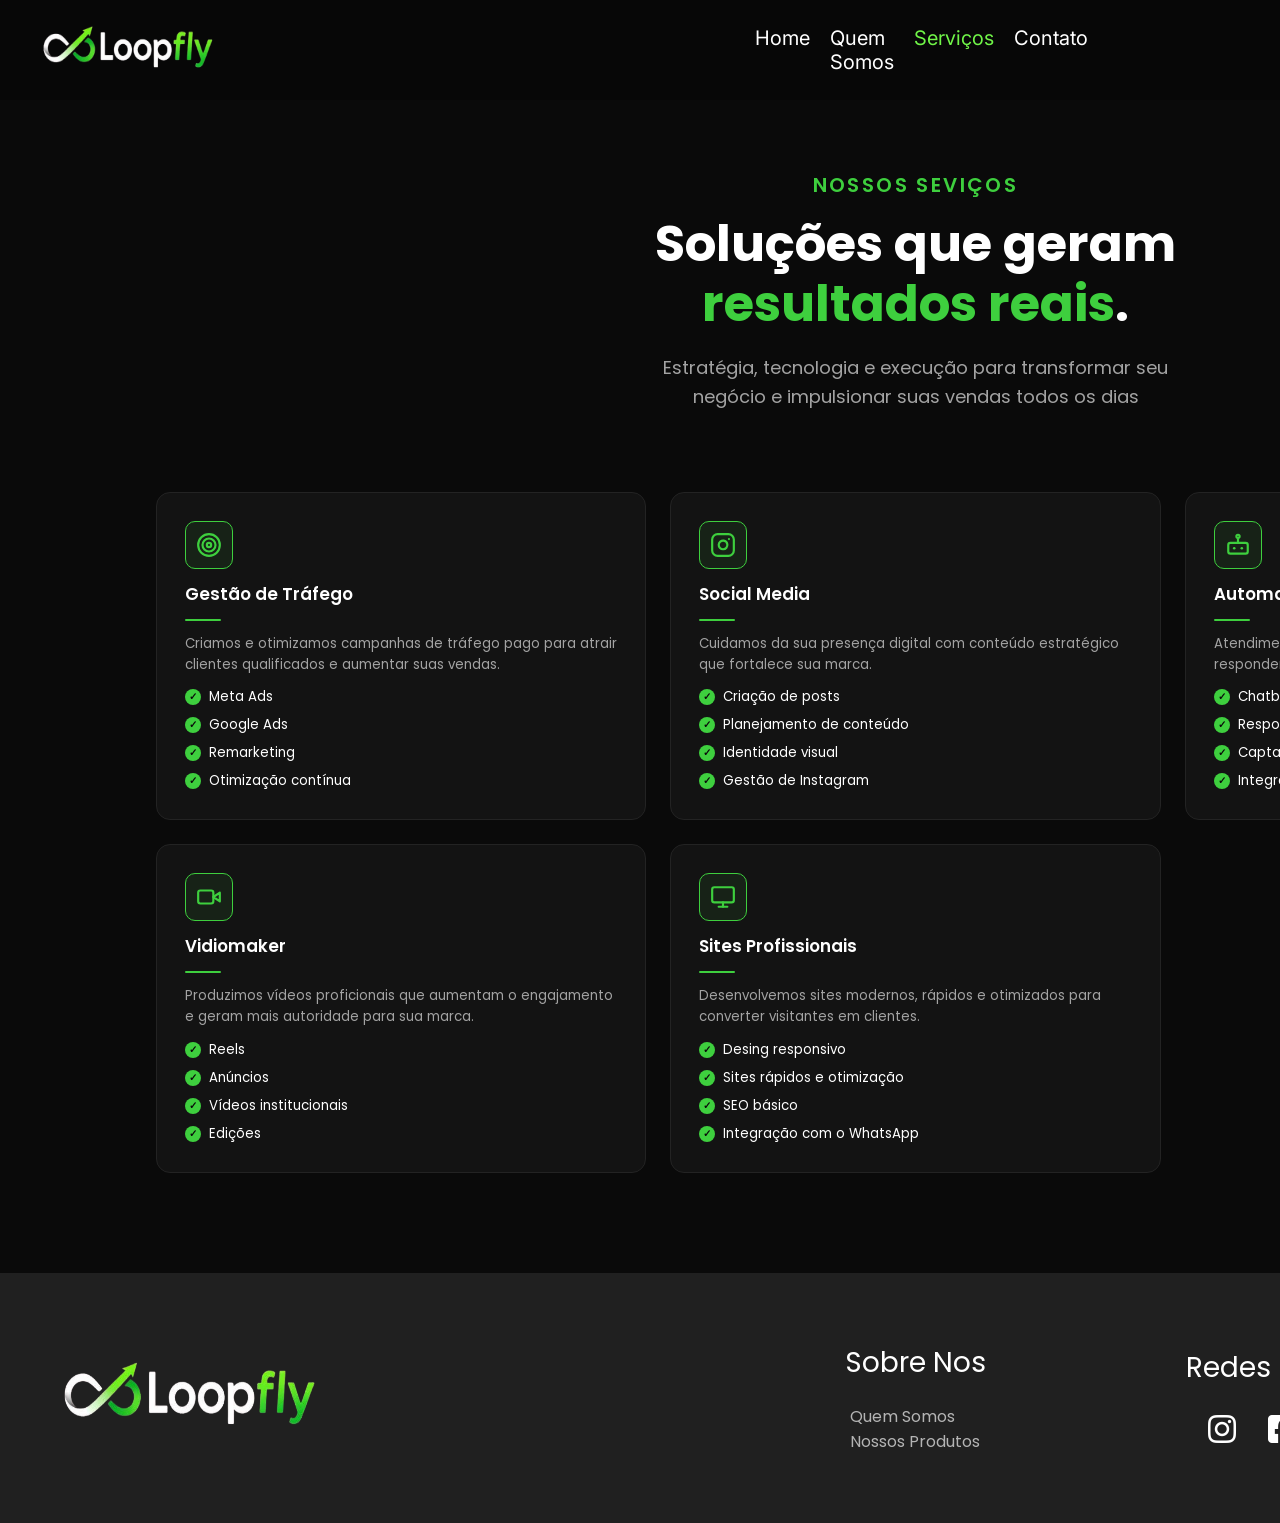
<file: servicos.html>
<!DOCTYPE html>
<html lang="pt-BR">
<head>
<meta charset="UTF-8">
<meta name="viewport" content="width=device-width, initial-scale=1.0">
<title>LoopFly | Serviços</title>
<link rel="preconnect" href="https://fonts.googleapis.com">
<link href="https://fonts.googleapis.com/css2?family=Inter:wght@400;500;600;700&family=Poppins:wght@300;400;500;600;700;800&display=swap" rel="stylesheet">
<link rel="stylesheet" href="servicos.css">
</head>
<body>


  <header class="header">
    <img src="LoopFly.png" alt="" id="loopfly">
        <ul id="ulogo">
            <li><a href="index.html" class="pages">Home</a></li>
            <li><a href="QuemSomos.html" class="pages">Quem Somos</a></li>
            <li><a href="servicos.html" class="pages" id="select">Serviços</a></li>
            <li><a href="contato.html" class="pages">Contato</a></li>
        </ul>
        <div class="cont-icons">
            <a href="pesquisa.html"><img src="lupa.png" alt="" class="icons"></a>
            <a href="carrinho.html"><img src="carrinho.png" alt="" class="icons"></a>
            <a href="login.html"><img src="user.png" alt="" class="icons user"></a>
        </div>
  </header>

  <main class="main">


    <section class="hero">
      <span class="eyebrow">NOSSOS SEVIÇOS</span>
      <h1 class="hero__title">
        Soluções que geram<br>
        <span class="hero__title--accent">resultados reais</span>.
      </h1>
      <p class="hero__desc">
        Estratégia, tecnologia e execução para transformar
        seu negócio e impulsionar suas vendas todos os dias
      </p>
    </section>

    <!-- GRID DE SERVIÇOS -->
    <section class="services">
      <div class="services__grid">

        <article class="service-card">
          <div class="service-card__icon">
            <svg width="26" height="26" viewBox="0 0 24 24" fill="none" stroke="currentColor" stroke-width="2" stroke-linecap="round" stroke-linejoin="round"><circle cx="12" cy="12" r="10"/><circle cx="12" cy="12" r="6"/><circle cx="12" cy="12" r="2"/></svg>
          </div>
          <h3 class="service-card__title">Gestão de Tráfego</h3>
          <span class="service-card__divider"></span>
          <p class="service-card__desc">Criamos e otimizamos campanhas de tráfego pago para atrair clientes qualificados e aumentar suas vendas.</p>
          <ul class="service-card__list">
            <li><span class="check">&#10003;</span> Meta Ads</li>
            <li><span class="check">&#10003;</span> Google Ads</li>
            <li><span class="check">&#10003;</span> Remarketing</li>
            <li><span class="check">&#10003;</span> Otimização contínua</li>
          </ul>
        </article>

        <article class="service-card">
          <div class="service-card__icon">
            <svg width="26" height="26" viewBox="0 0 24 24" fill="none" stroke="currentColor" stroke-width="2" stroke-linecap="round" stroke-linejoin="round"><rect x="2" y="2" width="20" height="20" rx="5"/><path d="M16 11.37A4 4 0 1 1 12.63 8 4 4 0 0 1 16 11.37z"/><line x1="17.5" y1="6.5" x2="17.51" y2="6.5"/></svg>
          </div>
          <h3 class="service-card__title">Social Media</h3>
          <span class="service-card__divider"></span>
          <p class="service-card__desc">Cuidamos da sua presença digital com conteúdo estratégico que fortalece sua marca.</p>
          <ul class="service-card__list">
            <li><span class="check">&#10003;</span> Criação de posts</li>
            <li><span class="check">&#10003;</span> Planejamento de conteúdo</li>
            <li><span class="check">&#10003;</span> Identidade visual</li>
            <li><span class="check">&#10003;</span> Gestão de Instagram</li>
          </ul>
        </article>

        <article class="service-card">
          <div class="service-card__icon">
            <svg width="26" height="26" viewBox="0 0 24 24" fill="none" stroke="currentColor" stroke-width="2" stroke-linecap="round" stroke-linejoin="round"><rect x="3" y="10" width="18" height="10" rx="2"/><circle cx="8.5" cy="15" r="1.2" fill="currentColor" stroke="none"/><circle cx="15.5" cy="15" r="1.2" fill="currentColor" stroke="none"/><path d="M12 10V6"/><circle cx="12" cy="4" r="1.5"/></svg>
          </div>
          <h3 class="service-card__title">Automação WhatsApp</h3>
          <span class="service-card__divider"></span>
          <p class="service-card__desc">Atendimento inteligente 24h para captar, qualificar e responder clientes automaticamente.</p>
          <ul class="service-card__list">
            <li><span class="check">&#10003;</span> Chatbot personalizado</li>
            <li><span class="check">&#10003;</span> Respostas automáticas</li>
            <li><span class="check">&#10003;</span> Captação de leads</li>
            <li><span class="check">&#10003;</span> Integrações</li>
          </ul>
        </article>

        <article class="service-card">
          <div class="service-card__icon">
            <svg width="26" height="26" viewBox="0 0 24 24" fill="none" stroke="currentColor" stroke-width="2" stroke-linecap="round" stroke-linejoin="round"><rect x="2" y="6" width="14" height="12" rx="2"/><polygon points="22 8 16 12 22 16 22 8"/></svg>
          </div>
          <h3 class="service-card__title">Vidiomaker</h3>
          <span class="service-card__divider"></span>
          <p class="service-card__desc">Produzimos vídeos proficionais que aumentam o engajamento e geram mais autoridade para sua marca.</p>
          <ul class="service-card__list">
            <li><span class="check">&#10003;</span> Reels</li>
            <li><span class="check">&#10003;</span> Anúncios</li>
            <li><span class="check">&#10003;</span> Vídeos institucionais</li>
            <li><span class="check">&#10003;</span> Edições</li>
          </ul>
        </article>

        <article class="service-card">
          <div class="service-card__icon">
            <svg width="26" height="26" viewBox="0 0 24 24" fill="none" stroke="currentColor" stroke-width="2" stroke-linecap="round" stroke-linejoin="round"><rect x="2" y="3" width="20" height="14" rx="2"/><line x1="8" y1="21" x2="16" y2="21"/><line x1="12" y1="17" x2="12" y2="21"/></svg>
          </div>
          <h3 class="service-card__title">Sites Profissionais</h3>
          <span class="service-card__divider"></span>
          <p class="service-card__desc">Desenvolvemos sites modernos, rápidos e otimizados para converter visitantes em clientes.</p>
          <ul class="service-card__list">
            <li><span class="check">&#10003;</span> Desing responsivo</li>
            <li><span class="check">&#10003;</span> Sites rápidos e otimização</li>
            <li><span class="check">&#10003;</span> SEO básico</li>
            <li><span class="check">&#10003;</span> Integração com o WhatsApp</li>
          </ul>
        </article>

      </div>
    </section>

  </main>


  <footer class="footer">
    <div class="imglogo">
      <img src="LoopFly.png" alt="" id="logofooter">
    </div>
    <div class="sobrenos">
      <span class="titlefooter">Sobre Nos</span>
      <ul>
        <li>Quem Somos</li>
        <li>Nossos Produtos</li>
      </ul>
    </div>
    <div class="redesSociais">
      <span class="titlefooter">Redes Sociais</span>
      <div class="iconsSociais">
        <img src="Instaicon.png" alt="" class="iconfooter">
        <img src="Face.png" alt="" class="iconfooter">
        <img src="twitter.png" alt="" class="iconfooter">
      </div>
    </div>
    <div class="contato">
      <span class="titlefooter" id="contato">Contato</span>
      <ul>
        <li><img src="user.png" alt="" class="iconfooterContato"> Fale Conosco</li>
        <li><img src="mail.png" alt="" class="iconfooterContato"> contato@loopfly.com</li>
        <li><img src="phone-solid.png" alt="" class="iconfooterContato">  +55 31 94002-8922</li>
      </ul>
    </div>
  </footer>

</body>
</html>
</file>
<file: index.css>
* {
    margin: 0;
    padding: 0;
    box-sizing: border-box;
}
body {
    font-family: "Poppins", Arial, Helvetica, sans-serif; color: white;
    display: grid;
    margin: 0;

    grid-template-rows: 83px 799px 663px 275px;
    grid-template-areas:
    "nav"
    "sec1"
    "sec2"
    "footer";
}
.pages {
    background-image: linear-gradient(white); background-size: 0% 3px; background-position: left bottom;
    background-repeat: no-repeat; transition: background-size 0.3s ease-in-out;
}
#select {color: #70F548;}
.pages:hover {background-size: 100% 3px;}
a { text-decoration: none; color: white; margin: 0 10px 0 10px; font-size: 20px; }
#ulogo {
    display: flex;
    list-style: none;
    font-family: "Inter", sans-serif;
    margin-left: 475px;
    margin-right: 500px;
}
.header {
    list-style: none;
    display: flex;
    align-items: center;
    justify-content: center;
    grid-area: nav;
    background-color: #070707;
}
.sec1 {
    padding-left: 52px; padding-top: 90px;
    background-image: url(fundo.png);
    grid-area: sec1;
}
.sec2 {
    background-color: black;
    grid-area: sec2;
    justify-content: center;
    align-items: center;
}
.footer {
    background: #202020;
    grid-area: footer;

    display: grid;
    grid-template-columns: 4fr 1fr 1fr 1fr;
}
#loopfly {
    width: 270px;
    height: 100px;
}
.icons {
    margin: 0 13px 0 13px;
    width: 34px;
    height: 33px;
}
.user { width: 27px; height: 33px;}
h2 {
    color: #3ed646;
    font-size: 20px; font-weight: 400;
}
h1 {
    line-height: 60px;
    font-size: 48px;
    font-weight: 800;
    margin-top: 23px;
    margin-bottom: 23px;
}
span { color: #70F548;}
p {
    font-size: 20px;
    font-weight: 500;
    color: #A9A9A9;
    margin-bottom: 3vh;
    line-height: 27px;
}
#faleconosco {
    background-color:#34ce05; margin-left: 0px;
    border: none; 
    padding: 11px 43px;
    color: black;
    border-radius: 15px;
    font-weight: 500; transition: background-color 0.3s ease;
}
#faleconosco:hover {
    background-color: #000000; border: 2px solid #70F548;

    span{
        color: white;
    }
}
.ajuste { position: relative; top: -10px; color: black;}
#whats {
    width: 40px; 
}
.botaoP {
    display: flex;
    margin-bottom: 70px;
}
#verservico {
    padding: 11px 43px; border: 2px solid #70F548;
    border-radius: 15px; transition: background-color 0.3s ease;
}
#verservico:hover {
    background-color: #34ce05; border: none; color: black;
}
#setad { position: relative; top: 7px;}

.stats-container {
    max-width: 700px;
    margin: 40px 0;
    display: flex;
    justify-content: space-between;
    align-items: center;
}
.stat-box {
    flex: 1;
    padding: 0px 0px 0px 20px;
    color: #fff;
}
.stat-box:not(:last-child) {
    border-right: 1px solid #fff;
}
.icon {
    width: 35px;
    height: 35px;
    margin-bottom: 7px;
}
.number {
    font-size: 24px;
    font-weight: medium;
    margin-bottom: 5px;
}
.text {
    font-size: 14px;  font-weight: 500; font-style: normal;
    color: #B4B4B4;
}


.subtitulo {
    font-size: 28px;
    line-height: 30px;
}
.tituloNossos {
    display: flex; flex-direction: column;
    justify-content: center; align-items: center; text-align: center;
    height: 200px;
}
.nossosSevicos {
    height: 463px;
    display: grid;
    grid-template-columns: 1fr 1fr 1fr 1fr 1fr;
}
.serv {
    display: flex; justify-content: center; align-items: center;
}
.formato {
    width: 341px; height: 344px;
    background: #0C0C0C;
    border-radius: 20px; border: 2px solid #8a8a8a;
    display: flex; flex-direction: column;
    justify-content: center; align-items: center;
}
.imgserv {
    height: 110px;
    margin: 30px 0 20px 0;
}
.h1serv {
    font-size: 26px; font-weight: 500; margin: 0;
}
.pserv {
    font-size: 22px; text-align: center;
}

#logofooter {
    width: 400px;
    height: 150px;
}
.imglogo {
    display: flex;
    
    align-items: center;
}
.lifooter {
    font-size: 18px;
}
.titlefooter {
    color: white;
    font-size: 28px;
    margin-bottom: 20px;
}
ul {
    list-style: none;
}
.sobrenos {
    display: flex;
    flex-direction: column;
    justify-content: center;
    align-items: center;
    color: #B4B4B4;
}
.iconsSociais {
    width: 156.31px;
    height: 40px;
    display: flex;
    justify-content: center;
}
.redesSociais {
    display: flex; flex-direction: column;
    justify-content: center;
    align-items: center;
}
.contato {
    color: #B4B4B4;
    display: flex; flex-direction: column;
    justify-content: center;
    align-items: center;
}
#contato {
    margin-left: -50px;
}
.iconfooter {
    width: 40px;
    height: 40px;
    margin: 0 10px;
}
.iconfooterContato {
    width: 20px;
    height: 20px;
}
</file>
<file: carrinho.css>
/* =========================================
   RESET & BASE
========================================= */
* {
  margin: 0;
  padding: 0;
  box-sizing: border-box;
}

:root {
  --bg-color: #0a0a0a;
  --bg-card: #131313;
  --green: #3ecf3e;
  --white: #ffffff;
  --gray-text: #a3a3a3;
  --gray-border: #232323;
  --font-header: 'Inter', sans-serif;
  --font-body: 'Poppins', sans-serif;
  --page-width: 1600px;
}

html, body {
  background-color: var(--bg-color);
  color: var(--white);
  font-family: var(--font-body);
  scroll-behavior: smooth;
}

a { text-decoration: none; color: inherit; }
button { background: none; border: none; cursor: pointer; color: inherit; font-family: inherit; }

.eyebrow {
  display: block;
  color: var(--green);
  font-size: 0.75rem;
  font-weight: 600;
  letter-spacing: 0.12em;
  margin-bottom: 14px;
}

/* =========================================
   ESTRUTURA GERAL DA PÁGINA
========================================= */
body {
  display: grid;
  grid-template-rows: auto 1fr auto;
  grid-template-areas:
    "header"
    "main"
    "footer";
  min-height: 100vh;
}

.header { grid-area: header; }
.main   { grid-area: main; }
.footer { grid-area: footer; }

/* =========================================
   LOGO
========================================= */
.pages {
    background-image: linear-gradient(white); background-size: 0% 3px; background-position: left bottom;
    background-repeat: no-repeat; transition: background-size 0.3s ease-in-out;
}
#select {color: #70F548;}
.pages:hover {background-size: 100% 3px;}
a { text-decoration: none; color: white; margin: 0 10px 0 10px; font-size: 20px; }
#ulogo {
    display: flex;
    list-style: none;
    font-family: "Inter", sans-serif;
    margin-left: 475px;
    margin-right: 500px;
}
.header {
    list-style: none;
    display: flex;
    align-items: center;
    justify-content: center;
    
    background-color: #070707;
}
#loopfly {
    width: 270px;
    height: 100px;
}
.icons {
    margin: 0 13px 0 13px;
    width: 34px;
    height: 33px;
}
.user { width: 27px; height: 33px;}
.cont-icons {
  display: flex;
}

/* =========================================
   MAIN
========================================= */
.main {
  display: grid;
  grid-template-areas:
    "hero"
    "cart";
  max-width: var(--page-width);
  margin: 0 auto;
  padding: 0 40px;
  width: 100%;
}

/* HERO */
.hero {
  grid-area: hero;
  display: grid;
  justify-items: center;
  text-align: center;
  padding: 70px 0 60px;
}

.hero__title {
  font-family: var(--font-body);
  font-weight: 700;
  font-size: 2.2rem;
  line-height: 1.2;
  margin-bottom: 12px;
}

.hero__title--accent { color: var(--green); }

.hero__desc {
  color: var(--gray-text);
  font-size: 0.95rem;
}

/* =========================================
   CARRINHO
========================================= */
.cart {
  grid-area: cart;
  padding: 20px 0 100px;
}

.cart__grid {
  display: grid;
  grid-template-columns: 1fr 380px;
  grid-template-areas: "items summary";
  gap: 24px;
  align-items: start;
}

/* ITENS */
.cart-items {
  grid-area: items;
  display: grid;
  gap: 16px;
}

.cart-item {
  background-color: var(--bg-card);
  border: 1px solid var(--gray-border);
  border-radius: 12px;
  padding: 20px;
  display: grid;
  grid-template-columns: auto 1fr auto auto auto;
  align-items: center;
  gap: 20px;
  transition: border-color 0.25s ease;
}

.cart-item:hover { border-color: var(--green); }

.cart-item__icon {
  width: 48px;
  height: 48px;
  display: grid;
  place-items: center;
  color: var(--green);
  border: 1px solid var(--green);
  border-radius: 10px;
  background-color: rgba(62, 207, 62, 0.08);
}

.cart-item__info {
  display: grid;
  gap: 4px;
}

.cart-item__info h3 {
  font-size: 0.95rem;
  font-weight: 600;
}

.cart-item__info p {
  font-size: 0.78rem;
  color: var(--gray-text);
}

.cart-item__qty {
  display: grid;
  grid-auto-flow: column;
  align-items: center;
  gap: 12px;
  border: 1px solid var(--gray-border);
  border-radius: 8px;
  padding: 6px 12px;
}

.qty-btn {
  color: var(--green);
  font-size: 1rem;
  font-weight: 700;
  line-height: 1;
  display: grid;
  place-items: center;
  width: 18px;
  height: 18px;
}

.qty-value {
  font-size: 0.85rem;
  font-weight: 600;
  min-width: 14px;
  text-align: center;
}

.cart-item__price {
  font-size: 0.95rem;
  font-weight: 600;
  color: var(--white);
  white-space: nowrap;
}

.cart-item__remove {
  color: var(--gray-text);
  display: grid;
  place-items: center;
  transition: color 0.2s ease;
}

.cart-item__remove:hover { color: #ff5c5c; }

/* RESUMO */
.cart-summary {
  grid-area: summary;
  background-color: var(--bg-card);
  border: 1px solid var(--gray-border);
  border-radius: 14px;
  padding: 28px;
  display: grid;
  gap: 14px;
  position: sticky;
  top: 100px;
}

.cart-summary__title {
  font-size: 1.05rem;
  font-weight: 600;
  margin-bottom: 6px;
}

.cart-summary__row {
  display: grid;
  grid-template-columns: 1fr auto;
  font-size: 0.85rem;
  color: var(--gray-text);
}

.cart-summary__discount { color: var(--green); }

.cart-summary__divider {
  height: 1px;
  background-color: var(--gray-border);
  margin: 4px 0;
}

.cart-summary__row--total {
  font-size: 1.05rem;
  font-weight: 700;
  color: var(--white);
}

.btn-submit {
  display: grid;
  grid-auto-flow: column;
  align-items: center;
  justify-content: center;
  gap: 8px;
  background-color: var(--green);
  color: #06210a;
  font-weight: 600;
  font-size: 0.9rem;
  padding: 15px;
  border-radius: 8px;
  margin-top: 8px;
  transition: filter 0.2s ease;
}

.btn-submit:hover { filter: brightness(1.08); }

.cart-summary__secure {
  display: grid;
  grid-auto-flow: column;
  align-items: center;
  justify-content: center;
  gap: 6px;
  color: var(--gray-text);
  font-size: 0.75rem;
}

.cart-summary__secure svg { color: var(--green); }

/* =========================================
   FOOTER
========================================= */
li {
  display: flex;
}
.footer {
    background: #202020;
    grid-area: footer;

    display: grid;
    grid-template-columns: 2fr 1fr 1fr 1fr;
    height: 200px;
}
#logofooter {
    width: 400px;
    height: 150px;
}
.imglogo {
    display: flex;
    
    align-items: center;
}
.lifooter {
    font-size: 18px;
}
.titlefooter {
    color: white;
    font-size: 28px;
    margin-bottom: 20px;
}
ul {
    list-style: none;
}
.sobrenos {
    display: flex;
    flex-direction: column;
    justify-content: center;
    align-items: center;
    color: #B4B4B4;
}
.iconsSociais {
    width: 156.31px;
    height: 40px;
    display: flex;
    justify-content: center;
}
.redesSociais {
    display: flex; flex-direction: column;
    justify-content: center;
    align-items: center;
}
.contato {
    color: #B4B4B4;
    display: flex; flex-direction: column;
    justify-content: center;
    align-items: center;
}
#contato {
    margin-left: -50px;
}
.iconfooter {
    width: 40px;
    height: 40px;
    margin: 0 10px;
}
.iconfooterContato {
    width: 20px;
    height: 20px;
}

/* =========================================
   RESPONSIVO
========================================= */
@media (max-width: 960px) {
  .cart__grid {
    grid-template-columns: 1fr;
    grid-template-areas:
      "items"
      "summary";
  }
  .cart-summary { position: static; }
  .footer__grid {
    grid-template-columns: 1fr 1fr;
    grid-template-areas:
      "brand brand"
      "about social"
      "contact contact";
  }
}

@media (max-width: 640px) {
  .nav { display: none; }
  .cart-item {
    grid-template-columns: auto 1fr;
    grid-template-areas:
      "icon info"
      "qty qty"
      "price remove";
    row-gap: 12px;
  }
  .cart-item__icon { grid-area: icon; }
  .cart-item__info { grid-area: info; }
  .cart-item__qty { grid-area: qty; justify-self: start; }
  .cart-item__price { grid-area: price; }
  .cart-item__remove { grid-area: remove; justify-self: end; }
  .footer__grid {
    grid-template-columns: 1fr;
    grid-template-areas:
      "brand"
      "about"
      "social"
      "contact";
  }
}
</file>
<file: contato.css>
* {
  margin: 0;
  padding: 0;
  box-sizing: border-box;
}

:root {
  --bg-color: #0a0a0a;
  --bg-card: #131313;
  --green: #3ecf3e;
  --white: #ffffff;
  --gray-text: #a3a3a3;
  --gray-border: #232323;
  --font-header: 'Inter', sans-serif;
  --font-body: 'Poppins', sans-serif;
  --page-width: 1600px;
}

html, body {
  background-color: var(--bg-color);
  color: var(--white);
  font-family: var(--font-body);
  scroll-behavior: smooth;
}

a { text-decoration: none; color: inherit; }
button { background: none; border: none; cursor: pointer; color: inherit; font-family: inherit; }
input, textarea {
  background: none;
  border: none;
  outline: none;
  color: var(--white);
  font-family: var(--font-body);
  font-size: 0.85rem;
  width: 100%;
}
input::placeholder, textarea::placeholder { color: #6b6b6b; }

.eyebrow {
  display: block;
  color: var(--green);
  font-size: 20px;
  font-weight: 600;
  letter-spacing: 0.12em;
  margin-bottom: 14px;
}


body {
  display: grid;
  grid-template-rows: auto 1fr auto;
  grid-template-areas:
    "header"
    "main"
    "footer";
  min-height: 100vh;
}

.header { grid-area: header; }
.main   { grid-area: main; }
.footer { grid-area: footer; }


.pages {
    background-image: linear-gradient(white); background-size: 0% 3px; background-position: left bottom;
    background-repeat: no-repeat; transition: background-size 0.3s ease-in-out;
}
#select {color: #70F548;}
.pages:hover {background-size: 100% 3px;}
a { text-decoration: none; color: white; margin: 0 10px 0 10px; font-size: 20px; }
#ulogo {
    display: flex;
    list-style: none;
    font-family: "Inter", sans-serif;
    margin-left: 475px;
    margin-right: 500px;
}
.header {
    list-style: none;
    display: flex;
    align-items: center;
    justify-content: center;
    background-color: #070707;
}
#loopfly {
    width: 270px;
    height: 100px;
}
.icons {
    margin: 0 13px 0 13px;
    width: 34px;
    height: 33px;
}
.user { width: 27px; height: 33px;}
.cont-icons {
  display: flex;
}


.main {
  display: grid;
  grid-template-areas:
    "hero"
    "contact";
  max-width: var(--page-width);
  margin: 0 auto;
  padding: 0 40px;
  width: 100%;
}


.hero {
  grid-area: hero;
  display: grid;
  justify-items: center;
  text-align: center;
  padding: 70px 0 60px;
}

.hero__title {
  font-family: var(--font-body);
  font-weight: 700;
  font-size: 2.4rem;
  line-height: 1.2;
  margin-bottom: 20px;
}

.hero__title--accent { color: var(--green); }

.hero__desc {
  color: var(--gray-text);
  font-size: 0.95rem;
  line-height: 1.7;
  max-width: 560px;
}

.hero__desc--accent { color: var(--green); }


.contact {
  grid-area: contact;
  padding: 20px 0 100px;
}

.contact__grid {
  display: grid;
  grid-template-columns: 1fr 1.3fr;
  grid-template-areas: "channels form";
  gap: 32px;
  align-items: start;
}


.channels {
  grid-area: channels;
  display: grid;
  gap: 24px;
  align-content: start;
}

.channels__title {
  font-family: var(--font-body);
  font-size: 1rem;
  font-weight: 600;
  padding-bottom: 12px;
  border-bottom: 2px solid var(--green);
  width: fit-content;
}

.channels__title--accent { color: var(--green); }

.channels__list {
  display: grid;
  gap: 16px;
}

.channel-card {
  background-color: var(--bg-card);
  border: 1px solid var(--gray-border);
  border-radius: 12px;
  padding: 20px;
  display: grid;
  grid-template-columns: auto 1fr;
  gap: 16px;
  align-items: center;
  transition: border-color 0.25s ease;
}

.channel-card:hover { border-color: var(--green); }

.channel-card__icon {
  width: 42px;
  height: 42px;
  display: grid;
  place-items: center;
  color: var(--green);
  border: 1px solid var(--green);
  border-radius: 50%;
  background-color: rgba(62, 207, 62, 0.08);
}

.channel-card__content {
  display: grid;
  gap: 3px;
}

.channel-card__content h3 {
  font-size: 0.92rem;
  font-weight: 600;
}

.channel-card__content p {
  font-size: 0.78rem;
  color: var(--gray-text);
}

.channel-card__value {
  font-size: 0.8rem;
  color: var(--green);
  font-weight: 500;
}


.form-card {
  grid-area: form;
  background-color: var(--bg-card);
  border: 1px solid var(--gray-border);
  border-radius: 14px;
  padding: 32px;
  display: grid;
  gap: 6px;
}

.form-card__title {
  font-size: 1.15rem;
  font-weight: 600;
}

.form-card__desc {
  font-size: 0.82rem;
  color: var(--gray-text);
  margin-bottom: 20px;
}

.form {
  display: grid;
  gap: 16px;
}

.form__row {
  display: grid;
  grid-template-columns: 1fr 1fr;
  gap: 16px;
}

.input {
  display: grid;
  grid-template-columns: auto 1fr;
  align-items: center;
  gap: 10px;
  border: 1px solid var(--gray-border);
  border-radius: 8px;
  padding: 13px 16px;
  color: var(--gray-text);
}

.input--textarea {
  align-items: start;
  position: relative;
  padding-bottom: 26px;
}

.input--textarea svg { margin-top: 3px; }

.input--textarea textarea {
  resize: none;
  height: 90px;
}

.char-count {
  position: absolute;
  right: 16px;
  bottom: 8px;
  font-size: 0.7rem;
  color: #6b6b6b;
}

.btn-submit {
  display: grid;
  grid-auto-flow: column;
  align-items: center;
  justify-content: center;
  gap: 8px;
  background-color: var(--green);
  color: #06210a;
  font-weight: 600;
  font-size: 0.9rem;
  padding: 15px;
  border-radius: 8px;
  margin-top: 4px;
  transition: filter 0.2s ease;
}

.btn-submit:hover { filter: brightness(1.08); }

.form__secure {
  display: grid;
  grid-auto-flow: column;
  align-items: center;
  justify-content: center;
  gap: 6px;
  color: var(--gray-text);
  font-size: 0.75rem;
}

.form__secure svg { color: var(--green); }


li {
  display: flex;
}
.footer {
    background: #202020;
    grid-area: footer;

    display: grid;
    grid-template-columns: 2fr 1fr 1fr 1fr;
    height: 200px;
}
#logofooter {
    width: 400px;
    height: 150px;
}
.imglogo {
    display: flex;
    
    align-items: center;
}
.lifooter {
    font-size: 18px;
}
.titlefooter {
    color: white;
    font-size: 28px;
    margin-bottom: 20px;
}
ul {
    list-style: none;
}
.sobrenos {
    display: flex;
    flex-direction: column;
    justify-content: center;
    align-items: center;
    color: #B4B4B4;
}
.iconsSociais {
    width: 156.31px;
    height: 40px;
    display: flex;
    justify-content: center;
}
.redesSociais {
    display: flex; flex-direction: column;
    justify-content: center;
    align-items: center;
}
.contato {
    color: #B4B4B4;
    display: flex; flex-direction: column;
    justify-content: center;
    align-items: center;
}
#contato {
    margin-left: -50px;
}
.iconfooter {
    width: 40px;
    height: 40px;
    margin: 0 10px;
}
.iconfooterContato {
    width: 20px;
    height: 20px;
}


@media (max-width: 960px) {
  .contact__grid {
    grid-template-columns: 1fr;
    grid-template-areas:
      "channels"
      "form";
  }
  .footer__grid {
    grid-template-columns: 1fr 1fr;
    grid-template-areas:
      "brand brand"
      "about social"
      "contact contact";
  }
}

@media (max-width: 640px) {
  .nav { display: none; }
  .form__row { grid-template-columns: 1fr; }
  .footer__grid {
    grid-template-columns: 1fr;
    grid-template-areas:
      "brand"
      "about"
      "social"
      "contact";
  }
}
</file>
<file: login.css>
* {
  margin: 0;
  padding: 0;
  box-sizing: border-box;
}

:root {
  --bg-color: #0a0a0a;
  --bg-card: #131313;
  --green: #3ecf3e;
  --white: #ffffff;
  --gray-text: #a3a3a3;
  --gray-border: #232323;
  --font-header: 'Inter', sans-serif;
  --font-body: 'Poppins', sans-serif;
  --page-width: 1600px;
}

html, body {
  background-color: var(--bg-color);
  color: var(--white);
  font-family: var(--font-body);
  scroll-behavior: smooth;
}

a { text-decoration: none; color: inherit; }
button { background: none; border: none; cursor: pointer; color: inherit; font-family: inherit; }
input {
  background: none;
  border: none;
  outline: none;
  color: var(--white);
  font-family: var(--font-body);
  font-size: 0.85rem;
  width: 100%;
}
input::placeholder { color: #6b6b6b; }

.eyebrow {
  display: block;
  color: var(--green);
  font-size: 20px;
  font-weight: 600;
  letter-spacing: 0.12em;
  text-align: center;
}


body {
  display: grid;
  grid-template-rows: auto 1fr auto;
  grid-template-areas:
    "header"
    "main"
    "footer";
  min-height: 100vh;
}

.header { grid-area: header; }
.main   { grid-area: main; }
.footer { grid-area: footer; }


.pages {
    background-image: linear-gradient(white); background-size: 0% 3px; background-position: left bottom;
    background-repeat: no-repeat; transition: background-size 0.3s ease-in-out;
}
#select {color: #70F548;}
.pages:hover {background-size: 100% 3px;}
a { text-decoration: none; color: white; margin: 0 10px 0 10px; font-size: 20px; }
#ulogo {
    display: flex;
    list-style: none;
    font-family: "Inter", sans-serif;
    margin-left: 475px;
    margin-right: 500px;
}
.header {
    list-style: none;
    display: flex;
    align-items: center;
    justify-content: center;
    background-color: #070707;
}
#loopfly {
    width: 270px;
    height: 100px;
}
.icons {
    margin: 0 13px 0 13px;
    width: 34px;
    height: 33px;
}
.user { width: 27px; height: 33px;}
.cont-icons {
  display: flex;
}


.main {
  display: grid;
  grid-template-areas: "login";
  max-width: var(--page-width);
  margin: 0 auto;
  padding: 0 40px;
  width: 100%;
}

/* LOGIN */
.login {
  grid-area: login;
  display: grid;
  justify-items: center;
  gap: 40px;
  padding: 70px 0 110px;
}

.login-card {
  width: 100%;
  max-width: 600px;
  background-color: var(--bg-card);
  border: 1px solid var(--gray-border);
  border-radius: 14px;
  padding: 32px;
  display: grid;
  gap: 6px;
}

.login-card__title {
  font-size: 1.15rem;
  font-weight: 600;
}

.login-card__desc {
  font-size: 0.82rem;
  color: var(--gray-text);
  margin-bottom: 20px;
}

.form {
  display: grid;
  gap: 16px;
}

.form__row {
  display: grid;
  grid-template-columns: 1fr 1fr;
  gap: 16px;
}

.input {
  display: grid;
  grid-template-columns: auto 1fr;
  align-items: center;
  gap: 10px;
  border: 1px solid var(--gray-border);
  border-radius: 8px;
  padding: 13px 16px;
  color: var(--gray-text);
}

.btn-submit {
  display: grid;
  grid-auto-flow: column;
  align-items: center;
  justify-content: center;
  gap: 8px;
  background-color: var(--green);
  color: #06210a;
  font-weight: 600;
  font-size: 0.9rem;
  padding: 15px;
  border-radius: 8px;
  margin-top: 4px;
  transition: filter 0.2s ease;
}

.btn-submit:hover { filter: brightness(1.08); }

.form__secure {
  display: grid;
  grid-auto-flow: column;
  align-items: center;
  justify-content: center;
  gap: 6px;
  color: var(--gray-text);
  font-size: 0.75rem;
}

.form__secure svg { color: var(--green); }


li {
  display: flex;
}
.footer {
    background: #202020;
    grid-area: footer;

    display: grid;
    grid-template-columns: 2fr 1fr 1fr 1fr;
    height: 200px;
}
#logofooter {
    width: 400px;
    height: 150px;
}
.imglogo {
    display: flex;
    
    align-items: center;
}
.lifooter {
    font-size: 18px;
}
.titlefooter {
    color: white;
    font-size: 28px;
    margin-bottom: 20px;
}
ul {
    list-style: none;
}
.sobrenos {
    display: flex;
    flex-direction: column;
    justify-content: center;
    align-items: center;
    color: #B4B4B4;
}
.iconsSociais {
    width: 156.31px;
    height: 40px;
    display: flex;
    justify-content: center;
}
.redesSociais {
    display: flex; flex-direction: column;
    justify-content: center;
    align-items: center;
}
.contato {
    color: #B4B4B4;
    display: flex; flex-direction: column;
    justify-content: center;
    align-items: center;
}
#contato {
    margin-left: -50px;
}
.iconfooter {
    width: 40px;
    height: 40px;
    margin: 0 10px;
}
.iconfooterContato {
    width: 20px;
    height: 20px;
}


@media (max-width: 960px) {
  .footer__grid {
    grid-template-columns: 1fr 1fr;
    grid-template-areas:
      "brand brand"
      "about social"
      "contact contact";
  }
}

@media (max-width: 640px) {
  .nav { display: none; }
  .form__row { grid-template-columns: 1fr; }
  .login-card { padding: 24px; }
  .footer__grid {
    grid-template-columns: 1fr;
    grid-template-areas:
      "brand"
      "about"
      "social"
      "contact";
  }
}
</file>
<file: pesquisa.css>
* {
  margin: 0;
  padding: 0;
  box-sizing: border-box;
}

:root {
  --bg-color: #0a0a0a;
  --bg-card: #131313;
  --green: #3ecf3e;
  --white: #ffffff;
  --gray-text: #a3a3a3;
  --gray-border: #232323;
  --font-header: 'Inter', sans-serif;
  --font-body: 'Poppins', sans-serif;
  --page-width: 1600px;
}

html, body {
  background-color: var(--bg-color);
  color: var(--white);
  font-family: var(--font-body);
  scroll-behavior: smooth;
}

a { text-decoration: none; color: inherit; }
button { background: none; border: none; cursor: pointer; color: inherit; font-family: inherit; }
input {
  background: none;
  border: none;
  outline: none;
  color: var(--white);
  font-family: var(--font-body);
  font-size: 0.9rem;
  width: 100%;
}
input::placeholder { color: #6b6b6b; }

.eyebrow {
  display: block;
  color: var(--green);
  font-size: 0.75rem;
  font-weight: 600;
  letter-spacing: 0.12em;
  margin-bottom: 14px;
}


body {
  display: grid;
  grid-template-rows: auto 1fr auto;
  grid-template-areas:
    "header"
    "main"
    "footer";
  min-height: 100vh;
}

.header { grid-area: header; }
.main   { grid-area: main; }
.footer { grid-area: footer; }


.pages {
    background-image: linear-gradient(white); background-size: 0% 3px; background-position: left bottom;
    background-repeat: no-repeat; transition: background-size 0.3s ease-in-out;
}
#select {color: #70F548;}
.pages:hover {background-size: 100% 3px;}
a { text-decoration: none; color: white; margin: 0 10px 0 10px; font-size: 20px; }
#ulogo {
    display: flex;
    list-style: none;
    font-family: "Inter", sans-serif;
    margin-left: 475px;
    margin-right: 500px;
}
.header {
    list-style: none;
    display: flex;
    align-items: center;
    justify-content: center;
    background-color: #070707;
}
#loopfly {
    width: 270px;
    height: 100px;
}
.icons {
    margin: 0 13px 0 13px;
    width: 34px;
    height: 33px;
}
.user { width: 27px; height: 33px;}
.cont-icons {
  display: flex;
}


.main {
  display: grid;
  grid-template-areas:
    "hero"
    "results";
  max-width: var(--page-width);
  margin: 0 auto;
  padding: 0 40px;
  width: 100%;
}


.hero {
  grid-area: hero;
  display: grid;
  justify-items: center;
  text-align: center;
  gap: 6px;
  padding: 70px 0 50px;
}

.hero__title {
  font-family: var(--font-body);
  font-weight: 700;
  font-size: 2.2rem;
  line-height: 1.2;
}

.hero__title--accent { color: var(--green); }

.hero__desc {
  color: var(--gray-text);
  font-size: 0.95rem;
  margin-bottom: 30px;
}

.search-bar {
  width: 100%;
  max-width: 720px;
  display: grid;
  grid-template-columns: auto 1fr auto;
  align-items: center;
  gap: 12px;
  background-color: var(--bg-card);
  border: 1px solid var(--gray-border);
  border-radius: 12px;
  padding: 8px 8px 8px 20px;
  color: var(--gray-text);
}

.search-bar:focus-within { border-color: var(--green); }

.search-bar__btn {
  background-color: var(--green);
  color: #06210a;
  font-weight: 600;
  font-size: 0.85rem;
  padding: 12px 22px;
  border-radius: 8px;
  transition: filter 0.2s ease;
}

.search-bar__btn:hover { filter: brightness(1.08); }

.tags {
  display: grid;
  grid-auto-flow: column;
  gap: 10px;
  margin-top: 24px;
}

.tag {
  border: 1px solid var(--gray-border);
  border-radius: 999px;
  padding: 8px 16px;
  font-size: 0.78rem;
  color: var(--gray-text);
  transition: all 0.2s ease;
}

.tag:hover {
  border-color: var(--green);
  color: var(--green);
}


.results {
  grid-area: results;
  padding: 10px 0 100px;
}

.results__header {
  display: grid;
  grid-template-columns: 1fr auto;
  align-items: baseline;
  margin-bottom: 24px;
}

.results__header h2 {
  font-size: 1.05rem;
  font-weight: 600;
}

.results__query { color: var(--green); }

.results__count {
  font-size: 0.8rem;
  color: var(--gray-text);
}

.results__grid {
  display: grid;
  gap: 16px;
}

.result-card {
  background-color: var(--bg-card);
  border: 1px solid var(--gray-border);
  border-radius: 12px;
  padding: 22px;
  display: grid;
  grid-template-columns: auto 1fr auto;
  align-items: center;
  gap: 20px;
  transition: border-color 0.25s ease, transform 0.25s ease;
}

.result-card:hover {
  border-color: var(--green);
  transform: translateX(4px);
}

.result-card__icon {
  width: 46px;
  height: 46px;
  display: grid;
  place-items: center;
  color: var(--green);
  border: 1px solid var(--green);
  border-radius: 10px;
  background-color: rgba(62, 207, 62, 0.08);
}

.result-card__body { display: grid; gap: 4px; }

.result-card__tag {
  font-size: 0.7rem;
  font-weight: 600;
  color: var(--green);
  letter-spacing: 0.06em;
  text-transform: uppercase;
}

.result-card__body h3 {
  font-size: 0.98rem;
  font-weight: 600;
}

.result-card__body p {
  font-size: 0.82rem;
  color: var(--gray-text);
  line-height: 1.5;
}

.result-card__arrow {
  color: var(--gray-text);
  display: grid;
  place-items: center;
  transition: color 0.2s ease;
}

.result-card:hover .result-card__arrow { color: var(--green); }


li {
  display: flex;
}
.footer {
    background: #202020;
    grid-area: footer;

    display: grid;
    grid-template-columns: 2fr 1fr 1fr 1fr;
    height: 200px;
}
#logofooter {
    width: 400px;
    height: 150px;
}
.imglogo {
    display: flex;
    
    align-items: center;
}
.lifooter {
    font-size: 18px;
}
.titlefooter {
    color: white;
    font-size: 28px;
    margin-bottom: 20px;
}
ul {
    list-style: none;
}
.sobrenos {
    display: flex;
    flex-direction: column;
    justify-content: center;
    align-items: center;
    color: #B4B4B4;
}
.iconsSociais {
    width: 156.31px;
    height: 40px;
    display: flex;
    justify-content: center;
}
.redesSociais {
    display: flex; flex-direction: column;
    justify-content: center;
    align-items: center;
}
.contato {
    color: #B4B4B4;
    display: flex; flex-direction: column;
    justify-content: center;
    align-items: center;
}
#contato {
    margin-left: -50px;
}
.iconfooter {
    width: 40px;
    height: 40px;
    margin: 0 10px;
}
.iconfooterContato {
    width: 20px;
    height: 20px;
}


@media (max-width: 960px) {
  .footer__grid {
    grid-template-columns: 1fr 1fr;
    grid-template-areas:
      "brand brand"
      "about social"
      "contact contact";
  }
}

@media (max-width: 640px) {
  .nav { display: none; }
  .tags { grid-auto-flow: row; grid-template-columns: repeat(2, 1fr); justify-items: stretch; text-align: center; }
  .search-bar { grid-template-columns: auto 1fr; }
  .search-bar__btn { grid-column: 1 / -1; }
  .result-card {
    grid-template-columns: auto 1fr;
    grid-template-areas:
      "icon body"
      "arrow arrow";
  }
  .result-card__icon { grid-area: icon; }
  .result-card__body { grid-area: body; }
  .result-card__arrow { grid-area: arrow; justify-self: end; }
  .footer__grid {
    grid-template-columns: 1fr;
    grid-template-areas:
      "brand"
      "about"
      "social"
      "contact";
  }
}
</file>
<file: QuemSomos.css>
* {
  margin: 0;
  padding: 0;
  box-sizing: border-box;
}

:root {
  --bg-color: #0a0a0a;
  --bg-card: #131313;
  --bg-card-alt: #141414;
  --green: #3ecf3e;
  --green-light: #4ade4a;
  --white: #ffffff;
  --gray-text: #a3a3a3;
  --gray-border: #232323;
  --font-header: 'Inter', sans-serif;
  --font-body: 'Poppins', sans-serif;
}

html, body {
  background-color: var(--bg-color);
  color: var(--white);
  font-family: var(--font-body);
  scroll-behavior: smooth;
}

a {
  text-decoration: none;
  color: inherit;
}

button {
  background: none;
  border: none;
  cursor: pointer;
  color: inherit;
}

img {
  max-width: 100%;
  display: block;
}

.eyebrow {
  display: block;
  color: var(--green);
  font-family: var(--font-body);
  font-size: 20px;
  font-weight: 600;
  letter-spacing: 0.12em;
  margin-bottom: 14px;
}


.pages {
    background-image: linear-gradient(white); background-size: 0% 3px; background-position: left bottom;
    background-repeat: no-repeat; transition: background-size 0.3s ease-in-out;
}
#select {color: #70F548;}
.pages:hover {background-size: 100% 3px;}
a { text-decoration: none; color: white; margin: 0 10px 0 10px; font-size: 20px; }
#ulogo {
    display: flex;
    list-style: none;
    font-family: "Inter", sans-serif;
    margin-left: 475px;
    margin-right: 500px;
}
.header {
    list-style: none;
    display: flex;
    align-items: center;
    justify-content: center;
    grid-area: nav;
    background-color: #070707;
}
#loopfly {
    width: 270px;
    height: 100px;
}
.icons {
    margin: 0 13px 0 13px;
    width: 34px;
    height: 33px;
}
.user { width: 27px; height: 33px;}
.cont-icons {
  display: flex;
}


.main {
  max-width: 1500px;
  margin: 0 auto;
  padding: 0 24px;
}

.hero {
  display: grid;
  grid-template-columns: 1fr 1fr;
  gap: 60px;
  align-items: center;
  padding: 80px 0 100px;
}

.hero__title {
  font-family: var(--font-body);
  font-weight: 700;
  font-size: 2.75rem;
  line-height: 1.15;
  margin-bottom: 20px;
}

.hero__title--accent {
  color: var(--green);
  font-weight: 700;
}

.hero__desc {
  color: var(--gray-text);
  font-size: 0.95rem;
  line-height: 1.6;
  max-width: 460px;
  margin-bottom: 48px;
}


.stats {
  display: grid;
  grid-template-columns: repeat(3, auto);
  gap: 0;
  position: relative;
}

.stat {
  display: grid;
  grid-template-rows: auto auto auto;
  gap: 8px;
  padding: 0 28px;
  position: relative;
}

.stat:first-child {
  padding-left: 0;
}

.stat:not(:last-child)::after {
  content: "";
  position: absolute;
  right: 0;
  top: 10%;
  bottom: 10%;
  width: 1px;
  background-color: var(--gray-border);
}

.stat__icon {
  color: var(--green);
  margin-bottom: 4px;
}

.stat__number {
  font-family: var(--font-body);
  font-weight: 700;
  font-size: 1.6rem;
  color: var(--white);
}

.stat__label {
  color: var(--gray-text);
  font-size: 0.8rem;
}

/* Hero media */
.hero__media {
  position: relative;
  display: grid;
}

.hero__image {
  position: relative;
  width: 100%;
  aspect-ratio: 16 / 10;
  border-radius: 16px;
  overflow: hidden;
  background-color: var(--bg-card);
  border: 1px solid var(--gray-border);
}

.hero__image-el {
  width: 100%;
  height: 100%;
  object-fit: cover;
}

.hero__image-logo {
  position: absolute;
  top: 20px;
  right: 24px;
  display: grid;
  grid-auto-flow: column;
  align-items: center;
  gap: 6px;
}

.hero__card {
  position: relative;
  margin: -70px auto 0;
  width: 92%;
  background-color: var(--bg-card);
  border: 1px solid var(--gray-border);
  border-radius: 16px;
  padding: 24px;
  display: grid;
  grid-template-columns: auto 1fr;
  gap: 18px;
  align-items: start;
  box-shadow: 0 20px 40px rgba(0,0,0,0.4);
}

.hero__card-icon {
  display: grid;
  place-items: center;
  width: 50px;
  height: 50px;
}
.imgsagrada {
  max-width: 200%;
}

.hero__card-icon .logo__icon {
  font-size: 1rem;
  display: none;
}

.hero__card-icon-text {
  display: none;
}

.hero__card-content h3 {
  font-family: var(--font-body);
  font-size: 1rem;
  font-weight: 600;
  margin-bottom: 8px;
}

.hero__card-content p {
  color: var(--gray-text);
  font-size: 0.82rem;
  line-height: 1.6;
}


.values {
  padding: 40px 0 100px;
  display: grid;
  gap: 56px;
}

.values__header {
  text-align: center;
  display: grid;
  justify-items: center;
}

.eyebrow--center {
  text-align: center;
}

.values__title {
  font-family: var(--font-body);
  font-weight: 700;
  font-size: 1.9rem;
}

.values__grid {
  display: grid;
  grid-template-columns: repeat(4, 1fr);
  gap: 20px;
}

.value-card {
  background-color: var(--bg-card-alt);
  border: 1px solid var(--gray-border);
  border-radius: 14px;
  padding: 32px 24px;
  display: grid;
  gap: 16px;
  justify-items: start;
  text-align: left;
  transition: transform 0.25s ease, border-color 0.25s ease;
}

.value-card:hover {
  transform: translateY(-4px);
  border-color: var(--green);
}

.value-card__icon {
  color: var(--green);
  display: grid;
  place-items: center;
}

.value-card__title {
  font-family: var(--font-body);
  font-size: 24px;
  font-weight: 600;
}

.value-card__desc {
  color: var(--gray-text);
  font-size: 18px;
  line-height: 1.6;
}

li {
  display: flex;
}
.footer {
    background: #202020;
    grid-area: footer;

    display: grid;
    grid-template-columns: 2fr 1fr 1fr 1fr;
    height: 250px;
}
#logofooter {
    width: 400px;
    height: 150px;
}
.imglogo {
    display: flex;
    
    align-items: center;
}
.lifooter {
    font-size: 18px;
}
.titlefooter {
    color: white;
    font-size: 28px;
    margin-bottom: 20px;
}
ul {
    list-style: none;
}
.sobrenos {
    display: flex;
    flex-direction: column;
    justify-content: center;
    align-items: center;
    color: #B4B4B4;
}
.iconsSociais {
    width: 156.31px;
    height: 40px;
    display: flex;
    justify-content: center;
}
.redesSociais {
    display: flex; flex-direction: column;
    justify-content: center;
    align-items: center;
}
.contato {
    color: #B4B4B4;
    display: flex; flex-direction: column;
    justify-content: center;
    align-items: center;
}
#contato {
    margin-left: -50px;
}
.iconfooter {
    width: 40px;
    height: 40px;
    margin: 0 10px;
}
.iconfooterContato {
    width: 20px;
    height: 20px;
}


@media (max-width: 960px) {
  .hero {
    grid-template-columns: 1fr;
  }

  .values__grid {
    grid-template-columns: repeat(2, 1fr);
  }

  .footer__grid {
    grid-template-columns: 1fr 1fr;
  }

  .nav {
    display: none;
  }
}

@media (max-width: 560px) {
  .stats {
    grid-template-columns: 1fr;
    gap: 20px;
  }

  .stat:not(:last-child)::after {
    display: none;
  }

  .values__grid {
    grid-template-columns: 1fr;
  }

  .footer__grid {
    grid-template-columns: 1fr;
  }
}
</file>
<file: servicos.css>
* {
  margin: 0;
  padding: 0;
  box-sizing: border-box;
}

:root {
  --bg-color: #0a0a0a;
  --bg-card: #131313;
  --green: #3ecf3e;
  --white: #ffffff;
  --gray-text: #a3a3a3;
  --gray-border: #232323;
  --font-header: 'Inter', sans-serif;
  --font-body: 'Poppins', sans-serif;
  --page-width: 1600px;
}

html, body {
  background-color: var(--bg-color);
  color: var(--white);
  font-family: var(--font-body);
  scroll-behavior: smooth;
}

a { text-decoration: none; color: inherit; }
button { background: none; border: none; cursor: pointer; color: inherit; }

.eyebrow {
  display: block;
  color: var(--green);
  font-size: 20px;
  font-weight: 600;
  letter-spacing: 0.12em;
  margin-bottom: 14px;
}


body {
  display: grid;
  grid-template-rows: auto 1fr auto;
  grid-template-areas:
    "header"
    "main"
    "footer";
  min-height: 100vh;
}

.header { grid-area: header; }
.main   { grid-area: main; }
.footer { grid-area: footer; }


.pages {
    background-image: linear-gradient(white); background-size: 0% 3px; background-position: left bottom;
    background-repeat: no-repeat; transition: background-size 0.3s ease-in-out;
}
#select {color: #70F548;}
.pages:hover {background-size: 100% 3px;}
a { text-decoration: none; color: white; margin: 0 10px 0 10px; font-size: 20px; }
#ulogo {
    display: flex;
    list-style: none;
    font-family: "Inter", sans-serif;
    margin-left: 475px;
    margin-right: 500px;
}
.header {
    list-style: none;
    display: flex;
    align-items: center;
    justify-content: center;
    
    background-color: #070707;
}
#loopfly {
    width: 270px;
    height: 100px;
}
.icons {
    margin: 0 13px 0 13px;
    width: 34px;
    height: 33px;
}
.user { width: 27px; height: 33px;}
.cont-icons {
  display: flex;
}


.main {
  display: grid;
  grid-template-areas:
    "hero"
    "services";
  max-width: var(--page-width);
  margin: 0 auto;
  padding: 0 40px;
  width: 100%;
}


.hero {
  grid-area: hero;
  display: grid;
  justify-items: center;
  text-align: center;
  padding: 70px 0 60px;
}

.hero__title {
  font-family: var(--font-body);
  font-weight: 700;
  font-size: 50px;
  line-height: 1.2;
  margin-bottom: 20px;
}

.hero__title--accent { color: var(--green); }

.hero__desc {
  color: var(--gray-text);
  font-size: 18px;
  line-height: 1.6;
  max-width: 560px;
}


.services {
  grid-area: services;
  padding: 20px 0 100px;
}

.services__grid {
  display: grid;
  grid-template-columns: repeat(3, 1fr);
  gap: 24px;
}

.service-card {
  background-color: var(--bg-card);
  border: 1px solid var(--gray-border);
  border-radius: 14px;
  padding: 28px;
  display: grid;
  grid-template-rows: auto auto auto auto 1fr;
  gap: 12px;
  align-content: start;
  transition: transform 0.25s ease, border-color 0.25s ease;
}

.service-card:hover {
  transform: translateY(-4px);
  border-color: var(--green);
}

.service-card__icon {
  width: 48px;
  height: 48px;
  display: grid;
  place-items: center;
  color: var(--green);
  border: 1px solid var(--green);
  border-radius: 10px;
  background-color: rgba(62, 207, 62, 0.08);
}

.service-card__title {
  font-family: var(--font-body);
  font-size: 1.05rem;
  font-weight: 600;
}

.service-card__divider {
  width: 36px;
  height: 2px;
  background-color: var(--green);
  border-radius: 2px;
}

.service-card__desc {
  color: var(--gray-text);
  font-size: 0.83rem;
  line-height: 1.6;
}

.service-card__list {
  list-style: none;
  display: grid;
  gap: 8px;
  align-content: start;
}

.service-card__list li {
  display: grid;
  grid-template-columns: auto 1fr;
  align-items: center;
  gap: 8px;
  font-size: 0.83rem;
  color: var(--white);
}

.check {
  display: grid;
  place-items: center;
  width: 16px;
  height: 16px;
  border-radius: 50%;
  background-color: var(--green);
  color: var(--bg-color);
  font-size: 0.6rem;
  font-weight: 700;
}

/* colocando os 2 últimos cards centralizados na linha de baixo */
.service-card:nth-child(4) {
  grid-column: 1 / 2;
}
.service-card:nth-child(5) {
  grid-column: 2 / 3;
}


li {
  display: flex;
}
.footer {
    background: #202020;
    grid-area: footer;

    display: grid;
    grid-template-columns: 2fr 1fr 1fr 1fr;
    height: 250px;
}
#logofooter {
    width: 400px;
    height: 150px;
}
.imglogo {
    display: flex;
    
    align-items: center;
}
.lifooter {
    font-size: 18px;
}
.titlefooter {
    color: white;
    font-size: 28px;
    margin-bottom: 20px;
}
ul {
    list-style: none;
}
.sobrenos {
    display: flex;
    flex-direction: column;
    justify-content: center;
    align-items: center;
    color: #B4B4B4;
}
.iconsSociais {
    width: 156.31px;
    height: 40px;
    display: flex;
    justify-content: center;
}
.redesSociais {
    display: flex; flex-direction: column;
    justify-content: center;
    align-items: center;
}
.contato {
    color: #B4B4B4;
    display: flex; flex-direction: column;
    justify-content: center;
    align-items: center;
}
#contato {
    margin-left: -50px;
}
.iconfooter {
    width: 40px;
    height: 40px;
    margin: 0 10px;
}
.iconfooterContato {
    width: 20px;
    height: 20px;
}


@media (max-width: 1024px) {
  .services__grid {
    grid-template-columns: repeat(2, 1fr);
  }
  .service-card:nth-child(4),
  .service-card:nth-child(5) {
    grid-column: auto;
  }
  .footer__grid {
    grid-template-columns: 1fr 1fr;
    grid-template-areas:
      "brand brand"
      "about social"
      "contact contact";
  }
}

@media (max-width: 720px) {
  .nav { display: none; }
  .services__grid { grid-template-columns: 1fr; }
  .footer__grid {
    grid-template-columns: 1fr;
    grid-template-areas:
      "brand"
      "about"
      "social"
      "contact";
  }
}
</file>
